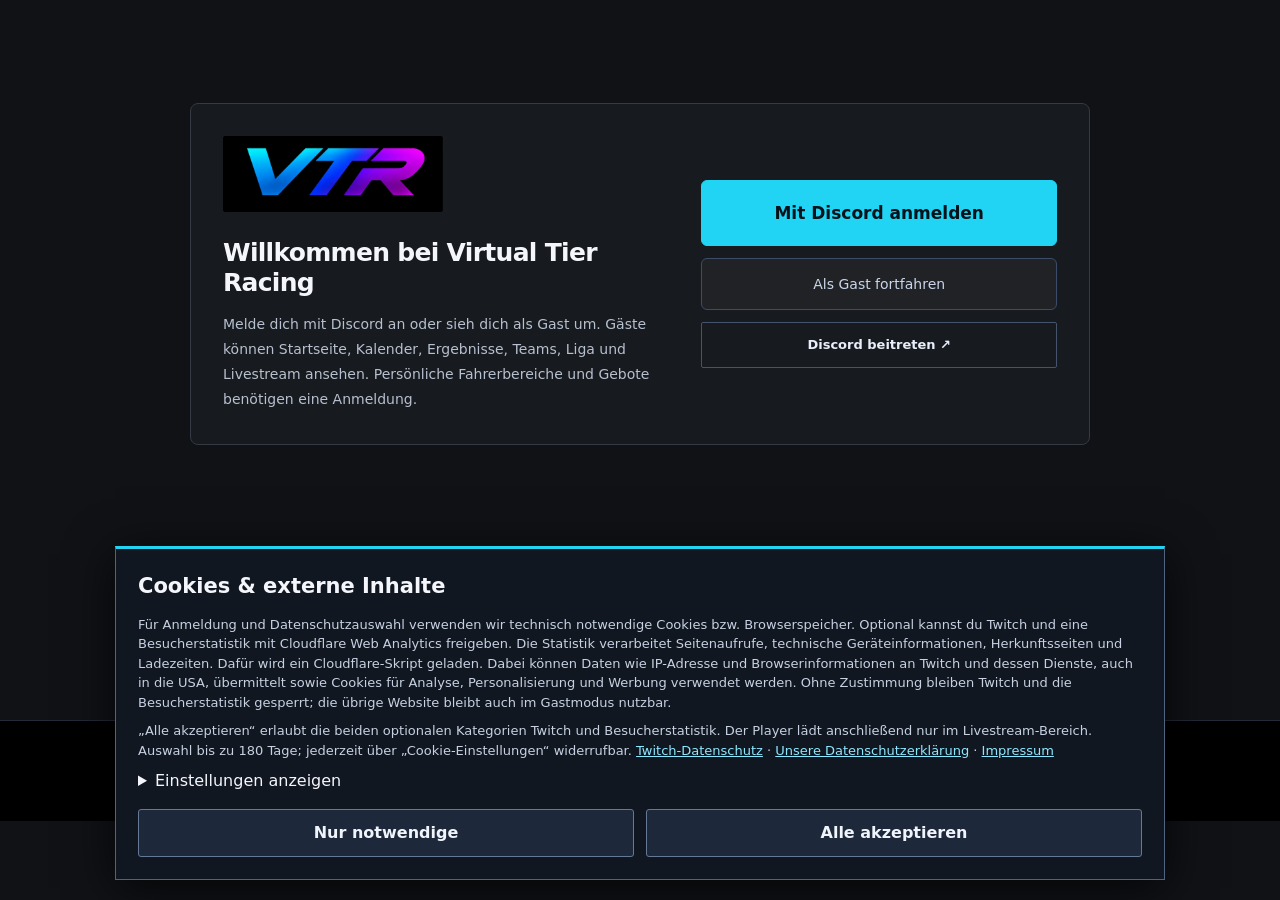
<file: index.html>
<!doctype html>
<html lang="de">
<head>
<meta charset="utf-8">
<meta name="viewport" content="width=device-width, initial-scale=1">
<meta name="theme-color" content="#07090d">
<title>Virtual Tier Racing | Tier 1</title>
<meta name="description" content="Virtual Tier Racing: Rennkalender, Ergebnisse, Teams und Wertungen der Tier 1. Der Fahrerbereich ist über Discord erreichbar.">
<style>
 
/* F1 Premium – Budgetanzeige */
#teams .card .stat {
  white-space: nowrap;
  font-size: clamp(16px, 1.8vw, 25px);
}

#teams .coin-unit {
  font-size: 0.55em;
  font-weight: 600;
  opacity: 0.75;
}

/* F1 Premium – kompakte Budgetanzeige */
#teams .card .stat {
  font-size: clamp(19px, 2vw, 26px);
  font-weight: 850;
  line-height: 1.4;
  letter-spacing: -0.5px;
  overflow-wrap: normal;
}

#teams .card {
  padding: 24px;
}

#teams .card h3 {
  margin-bottom: 18px;
}

#teams .card .muted {
  font-size: 13px;
  text-transform: uppercase;
  letter-spacing: 1px;
  margin-bottom: 10px;
}

 html {
  scroll-behavior: smooth;
  scroll-padding-top: 130px;
}

[id] {
  scroll-margin-top: 130px;
}
:root{color-scheme:dark;font-family:Inter,system-ui,-apple-system,Arial,sans-serif;--bg:#090b10;--surface:#151922;--surface2:#1b202a;--stroke:#303541;--text:#f7f8fb;--muted:#aab3c1;--red:#f33545}
*{box-sizing:border-box}html{scroll-behavior:smooth}body{margin:0;min-height:100vh;background:radial-gradient(ellipse at 90% 0%,#3b1521 0%,transparent 33%),var(--bg);color:var(--text)}button,input,select{font:inherit}button{border:0;border-radius:9px;background:var(--red);color:white;padding:12px 17px;font-weight:750;cursor:pointer;transition:filter .2s,transform .2s}button:hover:not(:disabled){filter:brightness(1.13);transform:translateY(-1px)}button:disabled{opacity:.45;cursor:not-allowed}.secondary{background:#303846}.outline{background:transparent;border:1px solid var(--stroke)}.hidden{display:none!important}.muted{color:var(--muted)}.red{color:var(--red)}
.sidebar{position:fixed;inset:0 auto 0 0;width:238px;background:#101319;border-right:1px solid #2a2f39;padding:29px 17px;display:flex;flex-direction:column;z-index:20}.brand{font-size:24px;font-weight:950;letter-spacing:.6px;padding:4px 10px 32px;white-space:nowrap}.brand span{color:var(--red)}.nav-label{font-size:10px;letter-spacing:2px;font-weight:800;color:#777f90;margin:10px 13px 14px}.nav-link{display:flex;align-items:center;gap:12px;text-decoration:none;color:#abb4c3;padding:13px 15px;border-radius:10px;font-weight:700;margin-bottom:6px;transition:background .2s,color .2s}.nav-link:hover{background:#252b35;color:white}.nav-link.active{background:#431b27;color:#fff;border-left:3px solid var(--red)}.nav-icon{font-size:18px;width:24px;text-align:center}.side-bottom{margin-top:auto;padding:18px 12px 0;border-top:1px solid var(--stroke);color:#7f8897;font-size:12px;line-height:1.6}
.page{margin-left:238px;min-width:0}.topbar{height:86px;border-bottom:1px solid #292e38;background:#11141bbd;backdrop-filter:blur(12px);display:flex;justify-content:space-between;align-items:center;padding:0 34px;gap:15px;position:sticky;top:0;z-index:10}.top-heading{font-weight:850;font-size:20px}.top-sub{font-size:12px;color:var(--muted);margin-top:4px}.account-actions{display:flex;align-items:center;gap:12px}
main{max-width:1450px;margin:auto;padding:30px 34px 65px}.hero{position:relative;overflow:hidden;border:1px solid #65303b;border-radius:18px;min-height:270px;display:flex;align-items:center;padding:40px 42px;margin-bottom:24px;background:linear-gradient(100deg,#1a1019 0%,#26141d 43%,#0d1017 100%)}.hero:before{content:'';position:absolute;inset:0;background:repeating-linear-gradient(115deg,transparent 0 28px,#ffffff05 29px 30px);opacity:.55;pointer-events:none}.hero:after{content:'01';position:absolute;right:45px;bottom:-65px;font-size:290px;font-style:italic;font-weight:950;letter-spacing:-20px;color:#ffffff0a;pointer-events:none}.hero-content{position:relative;z-index:1;max-width:680px}.eyebrow{color:#ff7c8c;text-transform:uppercase;letter-spacing:2.5px;font-size:11px;font-weight:900}.hero h1{font-size:clamp(30px,4.4vw,58px);font-style:italic;letter-spacing:-1.8px;line-height:1.06;margin:14px 0}.hero h1 em{color:var(--red);font-style:inherit}.hero p{color:#c0c5d0;max-width:530px;line-height:1.65;margin:0 0 18px}
.grid{display:grid;grid-template-columns:repeat(auto-fit,minmax(min(100%,270px),1fr));gap:18px}.summary-grid{grid-template-columns:repeat(2,minmax(0,1fr))}.card{background:linear-gradient(145deg,#191d26,#12161e);border:1px solid var(--stroke);border-radius:15px;padding:23px;min-width:0;box-shadow:0 12px 30px #0002}.card h3{margin:0 0 17px;font-size:20px}.stat{font-size:clamp(22px,3vw,33px);font-weight:900;overflow-wrap:anywhere;margin-top:9px;letter-spacing:-.5px}.metric-label{font-size:11px;letter-spacing:1.6px;font-weight:850;color:#919cab}.section{display:flex;align-items:center;gap:12px;margin:33px 0 17px;font-size:22px;letter-spacing:-.4px}.section:before{content:'';display:block;width:5px;height:24px;background:var(--red);border-radius:5px}#notice{min-height:24px;color:#ffb8c0;margin:0 0 14px}.auction-card{grid-column:1/-1;border-color:#66313c;background:linear-gradient(110deg,#251720,#151a23 75%);position:relative;overflow:hidden}.auction-card:after{content:'LIVE';position:absolute;right:28px;top:25px;font-size:45px;font-weight:950;font-style:italic;color:#ffffff07;pointer-events:none}.auction-card h3{font-size:clamp(24px,3.4vw,38px);font-style:italic;margin-top:19px}.auction-card #auctionTimer{font-variant-numeric:tabular-nums;margin:13px 0 17px;font-size:clamp(38px,5vw,60px);letter-spacing:1px}.auction-card #bidButton{width:100%;max-width:510px;padding:16px;font-size:15px}.bid-controls{display:flex;align-items:center;gap:13px;margin:22px 0;flex-wrap:wrap}.bid-controls button{font-size:25px;min-width:56px}.bid-controls strong{font-size:23px;min-width:190px;text-align:center}.divider{border:0;border-top:1px solid var(--stroke);margin:19px 0}input,select{display:block;width:100%;background:#0d1119;border:1px solid #444b59;border-radius:9px;color:white;padding:12px;margin:7px 0 16px}input:focus,select:focus{outline:2px solid #ff3c5160;border-color:var(--red)}label{font-size:14px;color:#d2d7df;font-weight:650}ul{padding-left:21px}li{margin:9px 0}footer{color:#7e8795;text-align:center;padding:23px;font-size:12px}#guest{max-width:700px}.tiny-rule{height:3px;width:38px;background:var(--red);border-radius:5px;margin-bottom:15px}
@media(max-width:1000px){.sidebar{width:76px;padding:25px 10px}.sidebar .brand{font-size:0;padding:8px 0 26px;text-align:center}.sidebar .brand:before{content:'F1';font-size:22px;color:var(--red)}.nav-label,.nav-text,.side-bottom{display:none}.nav-link{justify-content:center;padding:13px 8px}.nav-icon{width:auto}.page{margin-left:76px}.topbar{padding:0 22px}main{padding:23px 22px 50px}}
@media(max-width:640px){.sidebar{position:static;width:auto;height:auto;padding:10px 12px;flex-direction:row;align-items:center;overflow-x:auto;gap:5px}.sidebar .brand{font-size:17px;padding:0 10px 0 0}.sidebar .brand:before{display:none}.nav-link{padding:9px 12px;margin:0;white-space:nowrap}.nav-text{display:inline;font-size:12px}.nav-icon{font-size:15px}.page{margin:0}.topbar{height:auto;min-height:74px;padding:12px 15px;flex-wrap:wrap}.top-heading{font-size:17px}.top-sub{font-size:11px}.account-actions button{padding:10px;font-size:12px}main{padding:16px 13px 45px}.hero{min-height:245px;padding:25px 21px}.hero:after{font-size:170px;bottom:-34px;right:15px}.hero h1{letter-spacing:-.7px}.summary-grid{grid-template-columns:1fr}.card{padding:19px}.section{font-size:20px}.bid-controls strong{min-width:145px;font-size:18px}}
@media(prefers-reduced-motion:reduce){html{scroll-behavior:auto}button,.nav-link{transition:none}}

/* F1 Premium – Teamkarten */
#teams .card {
  position: relative;
  overflow: hidden;
  border-top: 4px solid var(--team-color, #ff3c51);
  background: linear-gradient(
    145deg,
    var(--team-glow, #20232d),
    #11151e 75%
  );
  transition: transform .2s, box-shadow .2s;
}

#teams .card:hover {
  transform: translateY(-4px);
  box-shadow: 0 12px 30px #0006;
}

#teams .card h3 {
  font-size: 23px;
  margin-bottom: 22px;
}

#teams .card .stat {
  font-size: clamp(20px, 2.2vw, 28px);
  overflow-wrap: anywhere;
  line-height: 1.3;
  color: var(--team-color, #ff3c51);
}


/* Ruhige Oberflächen und klare Bedienelemente */
:root{--bg:#101113;--surface:#181a1e;--stroke:#2c2e34;--muted:#a5a7af;--red:#ed3547}
body{background:var(--bg)}
button{min-height:44px;border:1px solid transparent;border-radius:7px;padding:11px 18px;font-weight:600;letter-spacing:0;transition:background .18s,border-color .18s}
button:hover:not(:disabled){transform:none;filter:none;background:#cf293a}
button:focus-visible,a:focus-visible{outline:2px solid #f6a2ac;outline-offset:4px}
button.secondary,button.outline{background:#202226;border:1px solid #3a3d44}
button.secondary:hover:not(:disabled),button.outline:hover:not(:disabled){background:#2b2e34}
.sidebar{background:#141518;border-color:var(--stroke)}
.brand{font-size:22px;font-weight:800;letter-spacing:-.8px}
.nav-label{font-size:11px;letter-spacing:.8px;text-transform:uppercase}
.nav-link{border-radius:6px;font-weight:500}
.nav-link.active{background:#24262b;border-left-color:var(--red)}
.nav-link:hover{background:#202226}
.topbar{background:#101113f2;backdrop-filter:blur(16px);border-color:var(--stroke)}
.top-heading{font-size:18px;font-weight:650;letter-spacing:-.4px}
.hero{background:#17191d;border:1px solid var(--stroke);border-radius:12px;min-height:280px;padding:38px 40px}
.hero:before{inset:32px auto 32px 0;width:3px;background:var(--red);opacity:1}
.hero:after{display:none}
.eyebrow{color:var(--muted);font-size:12px;font-weight:500;letter-spacing:.3px;text-transform:none}
.hero h1{font-size:clamp(30px,4vw,52px);font-style:normal;font-weight:650;letter-spacing:-1.8px;line-height:1.15;margin:18px 0}
.hero h1 em{color:#f5f5f7;font-weight:400}
.hero p{color:var(--muted);font-size:15px;line-height:1.7;margin:0;max-width:490px}
.card{background:#181a1e;border-color:var(--stroke);border-radius:10px;box-shadow:none}
.card h3{font-weight:650}
.stat{font-weight:650;font-variant-numeric:tabular-nums}
.metric-label{font-weight:600;letter-spacing:.7px}
.section{font-size:20px;font-weight:600;margin-top:32px}
.section:before{width:3px;height:18px;border-radius:1px}
#guest{max-width:none;padding:28px 32px}
#guest h2{margin:0 0 10px;font-size:22px;font-weight:600;letter-spacing:-.5px}
#guest p{max-width:570px;line-height:1.7;margin:0 0 22px}
#guest .tiny-rule{display:none}
#notice:empty{display:none}
.auction-card{background:#1c191c;border-color:#513039}
.auction-card:after{display:none}
.auction-card h3{font-style:normal}
input,select{border-radius:6px;background:#121316;border-color:#3a3d44;min-height:44px}
#teams .card{background:#181a1e;border-top-width:3px;transition:border-color .18s}
#teams .card:hover{transform:none;box-shadow:none}
#teams .card h3{font-size:21px;font-weight:600}
#teams .card .stat{font-weight:650}
footer{font-size:12px;color:#9699a2}
@media(max-width:640px){
.sidebar{gap:2px;flex-wrap:wrap;overflow-x:visible}
.sidebar .brand{width:100%;padding:4px 8px 10px;font-size:19px}
.nav-link{flex:1;min-height:44px;gap:6px;padding:9px 7px}
.nav-icon{display:none}
.nav-text{font-size:12px}
.hero{min-height:250px;padding:28px 23px}
.hero h1{letter-spacing:-1px}
#guest{padding:24px}
}
@media(prefers-reduced-motion:reduce){#teams .card,button{transition:none}}


/* Teamprofile – Editorial Motorsport */
#teams{gap:24px;grid-template-columns:repeat(auto-fit,minmax(min(100%,310px),1fr));align-items:stretch}
#teams .team-profile{position:relative;isolation:isolate;display:flex;flex-direction:column;min-width:0;min-height:460px;padding:0;border:1px solid #34363b;border-radius:0;background:#17191c;box-shadow:none;overflow:hidden;transition:border-color 180ms}
#teams .team-profile:before{content:"";position:absolute;top:0;left:0;right:0;height:4px;background:var(--team-color);pointer-events:none}
#teams .team-profile:after{display:none}
#teams .team-profile:hover{transform:none;border-color:var(--team-color);box-shadow:none}
.team-profile-header{padding:32px 26px 25px;min-height:210px;display:flex;flex-direction:column;justify-content:space-between;gap:26px;border-bottom:1px solid #34363b}
.team-wordmark{align-self:flex-start;position:relative;font-family:Arial,Helvetica,sans-serif;font-size:48px;font-weight:900;font-style:italic;letter-spacing:-3px;line-height:1;color:#f2f3f5;padding-right:20px}
.team-wordmark:after{content:"";position:absolute;right:0;top:4px;width:4px;height:36px;transform:skew(-18deg);background:var(--team-color)}
.team-kicker{margin:0 0 7px;color:#a5aab4;font-size:9px;font-weight:600;letter-spacing:2px}
#teams .team-profile h3{max-width:none;font-size:28px;line-height:1.1;font-weight:800;font-style:normal;text-transform:uppercase;letter-spacing:-1px;margin:0;overflow-wrap:anywhere}
.team-details{margin:0;padding:0 26px}
.team-owner{display:flex;align-items:baseline;justify-content:space-between;gap:16px;padding:18px 0;border-bottom:1px solid #34363b}
.team-details dt{font-size:11px;color:#acb1bb;line-height:1.5}
.team-owner dd{margin:0;font-size:13px;font-weight:500;text-align:right;overflow-wrap:anywhere;min-width:0}
.team-budget{padding:20px 0 24px}
#teams .team-profile .stat{margin:9px 0 0;display:flex;align-items:baseline;flex-wrap:wrap;gap:10px;color:#f3f4f6;font-size:clamp(26px,2.5vw,34px);font-weight:700;line-height:1.2;letter-spacing:-1px;white-space:normal;overflow-wrap:anywhere}
#teams .team-profile .coin-unit{font-size:10px;font-weight:500;letter-spacing:1px;text-transform:uppercase;color:#b2b7c0}
#teams .team-profile .team-squad{margin-top:auto;padding:19px 26px 24px;background:#121416;border-top:1px solid #34363b}
.team-squad-header{display:flex;justify-content:space-between;align-items:center;margin-bottom:14px}
.team-squad-header h4{margin:0;font-size:10px;letter-spacing:1.5px;text-transform:uppercase;font-weight:600;color:#c2c6cf}
.team-roster-count{font-size:11px;font-variant-numeric:tabular-nums;color:#acb1bb}
.team-roster{list-style:none;padding:0;margin:0}
#teams .team-driver{display:flex;align-items:center;gap:12px;margin:0;padding:10px 0;background:none;border:0;border-top:1px solid #292c31;font-size:14px;line-height:1.4}
#teams .team-driver:first-child{border-top:0;padding-top:0}
.driver-initials{display:flex;align-items:center;justify-content:center;flex-shrink:0;width:32px;height:32px;border:1px solid #3e424a;border-left:2px solid var(--team-color);font-size:10px;font-weight:650;letter-spacing:.4px;color:#e1e4ea}
.driver-name{min-width:0;overflow-wrap:anywhere}
.team-empty{margin:0;min-height:32px;font-size:13px;line-height:1.6;color:#a5aab4}
@media(max-width:640px){#teams{gap:20px}.team-profile-header{padding:28px 23px 23px}.team-details{padding:0 23px}#teams .team-profile .team-squad{padding:19px 23px 23px}}
@media(prefers-reduced-motion:reduce){#teams .team-profile{transition:none}}


/* Official team logos */
.team-logo-slot{display:flex;align-items:center;justify-content:flex-start;min-height:76px;width:100%;max-width:200px}
.team-logo{display:block;width:176px;height:72px;max-width:100%;object-fit:contain;object-position:left center}
.team-logo-fallback{font-size:22px;font-weight:800;line-height:1.1;text-transform:uppercase;overflow-wrap:anywhere}

/* Historien, Profile und Auktionsplanung */
.driver-link{border:0;background:none;color:inherit;padding:2px 0;min-height:44px;font:inherit;line-height:inherit;letter-spacing:inherit;text-align:left;text-decoration:underline;text-decoration-color:#626773;text-underline-offset:4px;overflow-wrap:anywhere;max-width:100%}
.driver-link:hover:not(:disabled){background:none;color:#ffb3bd}
.team-driver .driver-link{min-height:32px}
.bid-history{grid-column:1/-1;border-top:1px solid #34373e;padding:24px 30px;min-width:0}
.bid-history h4{margin:0 0 16px;font-size:17px}
.bid-history-list,.transfer-list,.queue-list{list-style:none;margin:0;padding:0}
.bid-history-list{max-height:280px;overflow:auto;overscroll-behavior:contain}
.bid-history-row{display:grid;grid-template-columns:minmax(0,1fr) minmax(0,1fr) auto;gap:12px;padding:14px 0;margin:0;border-bottom:1px solid var(--stroke);font-size:13px;overflow-wrap:anywhere}
.section-toolbar{display:flex;align-items:center;justify-content:space-between;gap:16px;margin:28px 0 16px}
.section-toolbar .section{margin:0}
.transfer-row{display:grid;grid-template-columns:minmax(0,1.2fr) minmax(0,1fr) minmax(0,1fr) auto;align-items:center;gap:16px;margin:0;padding:15px 0;border-bottom:1px solid var(--stroke);font-size:14px;overflow-wrap:anywhere}
.transfer-row:last-child{border-bottom:0}
.transfer-row time,.bid-history-row time{font-size:11px}
#driverDialog{width:min(760px,calc(100% - 28px));max-width:none;max-height:calc(100dvh - 28px);padding:28px;background:#17191d;color:var(--text);border:1px solid var(--stroke);border-top:3px solid var(--red);border-radius:6px;overscroll-behavior:contain}
#driverDialog::backdrop{background:#000c}
body:has(#driverDialog[open]){overflow:hidden}
#driverDialog h2{font-size:28px;overflow-wrap:anywhere;min-width:0}
#driverDialog .transfer-row{grid-template-columns:minmax(0,1fr) minmax(0,1fr)}
#queueSection{margin-top:28px}
#planAuction{max-width:650px}
.queue-row{display:flex;align-items:center;flex-wrap:wrap;gap:16px;padding:18px 0;margin:0;border-bottom:1px solid var(--stroke)}
.queue-row strong{flex:1;min-width:120px}
.outbid-alert{position:sticky;top:90px;z-index:12;margin:0 0 20px;padding:18px;background:#382126;color:#fff1f3;border-left:3px solid var(--red);line-height:1.5}
.auction-leader{font-weight:600}
@media(max-width:760px){.bid-history{padding:23px}.bid-history-row{grid-template-columns:minmax(0,1fr) minmax(0,1fr)}.bid-history-row time{grid-column:1/-1}.transfer-row{grid-template-columns:minmax(0,1fr) minmax(0,1fr)}.section-toolbar{align-items:flex-start;flex-wrap:wrap}#driverDialog{padding:20px}}
/* Rennergebnisse und Meisterschaft */
.sr-only{position:absolute;width:1px;height:1px;padding:0;margin:-1px;overflow:hidden;clip:rect(0,0,0,0);white-space:nowrap;border:0}
#results-section{margin-top:36px}
.race-filter{display:flex;align-items:end;gap:12px;margin-bottom:22px;flex-wrap:wrap}
.race-filter label{flex:1;max-width:360px;min-width:180px}
.race-filter input{margin-bottom:0}
.race-list-row{display:flex;align-items:center;justify-content:space-between;gap:20px;padding:22px 0;border-bottom:1px solid var(--stroke)}
.race-list-row:first-child{padding-top:0}.race-list-row:last-child{border:0;padding-bottom:0}
.race-list-row h3{margin:0;font-size:20px;overflow-wrap:anywhere}.race-list-row p{font-size:12px;margin:0 0 8px;line-height:1.5}
.race-list-row>div{min-width:0}.race-list-row button{flex-shrink:0}
.standings-grid{display:grid;grid-template-columns:repeat(2,minmax(0,1fr));gap:22px;margin-top:24px}
.standings-grid .card{padding:24px}.standings-grid h3{font-size:20px}
.race-table-wrap{max-width:100%;overflow:auto;overscroll-behavior:contain;border:1px solid var(--stroke);border-radius:3px}
.race-table{border-collapse:collapse;width:100%;font-size:13px;text-align:left;font-variant-numeric:tabular-nums}
.race-table th{padding:13px 14px;font-size:10px;text-transform:uppercase;letter-spacing:.7px;color:#b7bdc7;background:#111316;font-weight:600;white-space:nowrap}
.race-table td{padding:14px;border-top:1px solid var(--stroke);overflow-wrap:anywhere}
#raceCreateSection{margin-top:28px}#createRace{max-width:650px}
#raceDialog{width:min(1120px,calc(100% - 28px));max-width:none;max-height:calc(100dvh - 28px);padding:28px;color:var(--text);background:#17191d;border:1px solid var(--stroke);border-top:3px solid var(--red);border-radius:6px;overscroll-behavior:contain}
#raceDialog::backdrop{background:#000c}body:has(#raceDialog[open]){overflow:hidden}
#raceDialogTitle{overflow-wrap:anywhere;min-width:0;font-size:27px}
#raceEditorNotice{line-height:1.6;color:#ffc3cb}#raceEditorNotice:empty{display:none}
.race-editor-meta{display:grid;grid-template-columns:2fr 1fr 1fr;gap:16px}
.race-editor-table .race-table{min-width:850px}.race-editor-table td{padding:12px 8px}
.race-editor-table input,.race-editor-table select{margin:0;font-size:13px;padding:10px;min-height:44px}
.race-editor-table .race-driver{min-width:170px}.race-editor-table .race-team{min-width:140px}.race-editor-table .race-position{width:72px}
.race-editor-actions{display:flex;justify-content:flex-end;gap:12px;flex-wrap:wrap;margin-top:24px}
#addRaceResult{margin-top:16px}.race-editor>p{line-height:1.7;font-size:13px}
#closeRaceDialog{white-space:nowrap}
@media(max-width:1000px){.standings-grid{grid-template-columns:minmax(0,1fr)}}
@media(max-width:640px){#raceDialog{padding:18px}.race-editor-meta{grid-template-columns:minmax(0,1fr);gap:0}.race-list-row{align-items:flex-start;flex-direction:column;gap:14px}.race-editor-actions{flex-direction:column}.standings-grid .card{padding:18px}#raceDialogTitle{font-size:22px}.race-table td,.race-table th{padding:12px 10px}}


[hidden]{display:none!important}
[data-page-view] > .section:first-child,#results-section{margin-top:0}

@media(min-width:641px) and (max-width:1000px){
.sidebar{width:190px;padding:25px 12px}.page{margin-left:190px}
.sidebar .brand{font-size:19px;padding:8px 7px 26px;text-align:left}.sidebar .brand:before{display:none}
.nav-text{display:inline;font-size:12px}.nav-link{justify-content:flex-start;gap:9px;padding:13px 10px}.nav-icon{width:20px;font-size:16px}
}
/* Eigene Auktionsansicht */
#auctionPage{max-width:1180px;margin:0 auto}
.auction-page-header{margin:0 0 26px}.auction-page-header h2{font-size:30px;letter-spacing:-1px;margin:0 0 10px;font-weight:650}.auction-page-header p{margin:0;line-height:1.6;font-size:14px}
#auctionNotice{color:#ffc3cb;line-height:1.6;margin:0 0 20px}#auctionNotice:empty{display:none}
#auctionPage #auctions{display:block}
#auctionPage .auction-card{display:grid;grid-template-columns:minmax(0,1.1fr) minmax(0,1fr);padding:0;border:1px solid #34373e;border-radius:10px;background:#191c21;overflow:hidden}
.auction-overview{padding:32px;min-width:0}.auction-bidding{min-width:0;padding:32px;background:#121417;border-left:1px solid #34373e}
.auction-live-label{font-size:10px;font-weight:650;letter-spacing:1.5px;color:#adb4c0}
#auctionPage .auction-card h3{margin:18px 0;font-size:clamp(30px,3.8vw,48px);font-weight:700;font-style:normal;letter-spacing:-1.3px;line-height:1.1;overflow-wrap:anywhere}
#auctionPage h3 .driver-link{text-decoration:none;min-height:0}#auctionPage h3 .driver-link:hover{text-decoration:underline;text-decoration-thickness:1px}
.auction-starting-price{font-size:13px;color:#aab3c1}
.auction-highest{margin:30px 0 24px;padding-top:24px;border-top:1px solid #34373e;display:flex;flex-direction:column;gap:10px}
.auction-highest span{font-size:10px;font-weight:600;letter-spacing:1.2px;text-transform:uppercase;color:#aab3c1}
.auction-highest strong{font-size:clamp(24px,2.8vw,34px);font-weight:650;letter-spacing:-1px;font-variant-numeric:tabular-nums;overflow-wrap:anywhere}
.auction-clock{border-top:1px solid #34373e;padding-top:24px;margin-top:24px}.auction-clock-label{font-size:11px;color:#adb4c0}
#auctionPage #auctionTimer{font-size:clamp(36px,4.5vw,58px);font-weight:600;letter-spacing:-1.5px;margin:8px 0;line-height:1.15;overflow-wrap:anywhere;font-variant-numeric:tabular-nums}
#auctionPage #auctionTimer.is-expired{font-size:24px;letter-spacing:-.5px}
.auction-rule{font-size:12px;line-height:1.6;color:#aab3c1;margin:18px 0 0}
.auction-leader{font-size:13px;font-weight:500;color:#c9ced8}
.auction-bidding>h4{font-size:22px;letter-spacing:-.5px;font-weight:600;margin:0 0 10px}.auction-budget{font-size:13px;line-height:1.7;color:#aab3c1;margin:0 0 28px}
.bid-amount-label{font-size:11px;color:#b2b9c5;margin:0 0 12px}
#auctionPage .bid-controls{display:grid;grid-template-columns:48px minmax(0,1fr) 48px;align-items:stretch;gap:8px;margin:0;padding:14px 10px;background:#1c1f25;border:1px solid #3b404b;border-radius:8px}
#auctionPage .bid-controls button{min-width:44px;min-height:52px;padding:0;font-size:25px;font-weight:400;background:#292e37;border:1px solid #414958;border-radius:5px}
#auctionPage .bid-controls button:hover:not(:disabled){background:#373e49}
#auctionPage .bid-controls strong{display:flex;flex-direction:column;justify-content:center;align-items:center;gap:3px;min-width:0;font-size:clamp(19px,2.1vw,29px);letter-spacing:-.8px;font-weight:650;font-variant-numeric:tabular-nums;line-height:1.2;overflow-wrap:anywhere}
#auctionPage .bid-controls strong span{font-size:10px;font-weight:500;letter-spacing:1.5px;text-transform:uppercase;color:#b0b8c5}
.bid-shortcuts{display:flex;gap:8px;flex-wrap:wrap;margin:12px 0 22px}.bid-shortcuts button{flex:1;min-height:40px;font-size:11px;padding:8px 12px;color:#d6dce6;background:transparent;border:1px solid #3b404b;border-radius:5px}.bid-shortcuts button:hover:not(:disabled){background:#242831}
.bid-budget-preview{font-size:12px;line-height:1.7;color:#b3bbc9;margin:0 0 20px;font-variant-numeric:tabular-nums}
#auctionPage #bidButton{max-width:none;width:100%;min-height:54px;border-radius:6px;font-size:14px;font-weight:650;padding:15px;white-space:normal}
.bid-step-note{font-size:10px;color:#929caa;line-height:1.7;margin:16px 0 0}.bid-warning{color:#ffc3cb;font-size:13px;line-height:1.6;margin:12px 0 0}.bid-warning:empty{display:none}
.bid-leading{margin-top:32px;border-top:2px solid #66cda4;padding-top:22px}.bid-leading h4{font-size:19px;font-weight:600;margin:0 0 12px}.bid-leading strong{font-size:26px;font-weight:650}.bid-leading p{font-size:13px;color:#acb9c5;line-height:1.7}
#auctionPage .bid-history{background:#15181c}#auctionPage .bid-history h4{font-weight:600;font-size:16px}
#auctionPage .bid-history-list{max-height:320px}.auction-empty h3{font-size:24px}.auction-empty .driver-link{font-size:14px}
@media(max-width:1100px){#auctionPage .auction-card{grid-template-columns:minmax(0,1fr)}.auction-bidding{border-left:0;border-top:1px solid #34373e}#auctionPage .bid-controls strong{font-size:30px}}
@media(max-width:640px){.auction-overview,.auction-bidding{padding:24px 20px}.auction-page-header h2{font-size:26px}#auctionPage .bid-controls{grid-template-columns:44px minmax(0,1fr) 44px;padding:12px 8px;gap:6px}#auctionPage .bid-controls strong{font-size:24px}#auctionPage .bid-history{padding:24px 20px}.bid-shortcuts button{font-size:11px}}

body:has(#auctionPage:not([hidden])) #notice,body:has(#auctionPage:not([hidden])) #outbidAlert{display:none}
/* Öffentliches Liga-Dashboard */
.hero.dashboard-hero{min-height:0;padding:0;margin:0 0 25px;background:none;border:0;border-radius:0}
.hero.dashboard-hero:before,.hero.dashboard-hero:after{display:none}
.hero.dashboard-hero h1{font-size:clamp(28px,3.4vw,42px);font-style:normal;margin:9px 0 12px;font-weight:650;letter-spacing:-1px}
.hero.dashboard-hero p{margin:0;color:#aab3c1;font-size:14px}
#guest.guest-access-note{max-width:none;border:1px solid #30343c;border-left:3px solid var(--red);padding:15px 20px;margin:0 0 24px;background:#16191e;border-radius:4px}
#guest.guest-access-note p{margin:0;max-width:none;font-size:13px;line-height:1.7;color:#b9c0cd}
.summary-grid[data-auth-only]{margin-bottom:26px}
#publicDashboard .standings-grid{margin-top:20px;margin-bottom:26px}
.dashboard-heading{display:flex;justify-content:space-between;align-items:center;gap:16px;margin-bottom:20px}
.dashboard-heading h2{font-size:22px;font-weight:600;letter-spacing:-.4px;margin:0}
.dashboard-calendar>h2{font-size:22px;font-weight:600;letter-spacing:-.4px;margin:0 0 12px}
.calendar-next{font-size:14px;line-height:1.6;color:#dce1eb;margin:0 0 20px}
.calendar-list{list-style:none;padding:0;margin:0}
.calendar-entry{display:flex;align-items:center;gap:20px;border-top:1px solid var(--stroke);padding:20px 0;margin:0}
.calendar-entry:first-child{border-top:0;padding-top:0}.calendar-entry:last-child{padding-bottom:0}
.calendar-date{display:flex;flex-direction:column;align-items:center;justify-content:center;gap:4px;width:58px;min-height:65px;flex-shrink:0;background:#101216;border:1px solid #343943;border-radius:4px;font-variant-numeric:tabular-nums}
.calendar-date strong{font-size:24px;line-height:1;font-weight:650}.calendar-date span{font-size:10px;text-transform:uppercase;letter-spacing:1px;color:#b2bbc9}
.calendar-entry-next .calendar-date{border-left:3px solid var(--red)}
.calendar-race{min-width:0;flex:1}.calendar-race h3{font-size:17px;font-weight:600;margin:0 0 6px;overflow-wrap:anywhere}.calendar-race p{font-size:12px;margin:0;line-height:1.5}
.calendar-status{font-size:11px;color:#aeb8c6;line-height:1.5;text-align:right}
#publicDashboard>.race-filter{padding-bottom:6px}
@media(max-width:640px){.calendar-entry{gap:14px;flex-wrap:wrap}.calendar-status{margin-left:72px;flex:0 0 calc(100% - 72px);margin-top:-6px;text-align:left}.calendar-race h3{font-size:15px}#guest.guest-access-note{padding:14px 16px}.calendar-date{width:54px}.dashboard-calendar.card{padding:20px}}

.calendar-checkbox{display:flex;align-items:flex-start;gap:10px;font-size:13px;line-height:1.6;margin:10px 0 20px}.calendar-checkbox input{display:inline;width:18px;min-height:18px;margin:2px 0 0;flex-shrink:0}
#publicDashboard .standings-grid h2{font-size:20px;font-weight:600;margin:0 0 18px}
/* Zentrale Anmeldung mit Gastzugang */
#guest.guest-login-panel{max-width:none;padding:0;margin:0 0 30px;border:1px solid #343943;border-radius:8px;background:#171a1f}
.login-choice{display:grid;grid-template-columns:minmax(0,1fr) minmax(250px,.8fr);gap:34px;align-items:center;padding:32px}
#guest .login-choice h2{font-size:25px;font-weight:600;letter-spacing:-.7px;line-height:1.2;margin:0 0 14px}
#guest.guest-login-panel .login-choice p{max-width:510px;margin:0;font-size:14px;line-height:1.8;color:#b7c0ce}
.login-choice-actions{display:flex;flex-direction:column;gap:12px}
#login{display:flex;align-items:center;justify-content:center;gap:15px;width:100%;min-height:66px;padding:18px 24px;font-size:17px;font-weight:650;border-radius:6px}
#guestContinue{width:100%;min-height:52px;padding:14px 20px;font-size:14px;font-weight:500;border-radius:6px;color:#d9dfe9;border-color:#454d59}
.guest-session{display:flex;align-items:center;justify-content:space-between;gap:22px;padding:22px 28px}
#guest .guest-session h2{margin:0 0 7px;font-size:19px;font-weight:600}
#guest.guest-login-panel .guest-session p{max-width:none;margin:0;color:#aeb9c9;font-size:13px;line-height:1.7}
#returnToLogin{white-space:nowrap;font-size:13px;min-height:44px}
@media(max-width:900px){.login-choice{grid-template-columns:minmax(0,1fr);gap:24px;padding:28px}.guest-session{align-items:flex-start;flex-direction:column;gap:16px}}
@media(max-width:640px){.login-choice{padding:24px;gap:22px}#guest .login-choice h2{font-size:23px}#login{font-size:16px;min-height:64px}.guest-session{padding:22px}.guest-session #returnToLogin{width:100%}}

/* Einstieg und lesender Gastzugang */
body.landing-mode{background:#101216}
.landing-mode .sidebar,.landing-mode .topbar,.landing-mode footer{display:none}
.landing-mode .page{margin-left:0}.landing-mode main{min-height:100svh;display:flex;flex-direction:column;justify-content:center;max-width:1050px;padding:36px 28px}
.entry-screen{width:100%;max-width:900px;margin:0 auto}.entry-brand{font-size:27px;font-weight:850;letter-spacing:-1px;margin-bottom:28px}.entry-brand span{color:var(--red)}
#entryScreen #guest{margin-bottom:0}.landing-mode #notice:empty{display:none}
.guest-viewer-bar{display:flex;align-items:center;justify-content:space-between;gap:20px;padding:14px 18px;margin:0 0 24px;background:#171b21;border:1px solid #343b47;border-radius:5px}
.guest-viewer-bar h2{font-size:14px;font-weight:600;margin:0 0 4px}.guest-viewer-bar p{font-size:12px;color:#aab5c5;margin:0;line-height:1.6}
#statistics-section>p{line-height:1.7}.driver-stat-grid{display:grid;grid-template-columns:repeat(3,minmax(0,1fr));gap:12px;margin:20px 0 24px}
.driver-stat{padding:18px;background:#11151b;border:1px solid #323a46;border-radius:5px;min-width:0}
.driver-stat dt{font-size:10px;line-height:1.5;letter-spacing:.4px;color:#aeb9ca}.driver-stat dd{margin:10px 0 0;font-size:27px;font-weight:650;line-height:1.1;font-variant-numeric:tabular-nums}
.driver-statistics{margin:24px 0}.driver-statistics>p{font-size:12px;line-height:1.8}.driver-statistics h3{font-size:19px}
#statisticsList .race-table{min-width:680px}#ownStatistics{margin-bottom:24px}#ownStatistics h3{margin-bottom:0}
#driverLinkHint{font-size:13px;line-height:1.7}.stats-profile-tools{margin:12px 0}
@media(max-width:640px){.landing-mode main{padding:28px 16px}.entry-brand{font-size:24px;margin-bottom:20px}.guest-viewer-bar{align-items:flex-start;gap:14px;flex-direction:column}.guest-viewer-bar #returnToLogin{width:100%}.driver-stat-grid{grid-template-columns:repeat(2,minmax(0,1fr));gap:10px}.driver-stat{padding:15px}.driver-stat dd{font-size:25px}}

.auction-window-header{display:flex;align-items:center;justify-content:space-between;gap:20px;margin-bottom:22px}

/* Virtual Tier Racing public league portal */
:root{--red:#ff482d;--bg:#0d0f12;--stroke:#2b2f34;--muted:#a4a9b0}
body{background:#0d0f12;color:#f6f5f1}.sidebar{position:sticky;top:0;width:100%;padding:19px 4%;flex-direction:row;align-items:center;gap:35px;background:#111316;border:0;border-bottom:1px solid var(--stroke);height:auto;z-index:30;box-sizing:border-box}.sidebar .brand{padding:0;display:flex;gap:14px;align-items:center;font-size:35px;font-style:italic;letter-spacing:-2px;color:#f5f5f0;text-decoration:none;white-space:nowrap}.sidebar .brand:before{display:none}.brand span{font-size:10px;font-style:normal;line-height:1.6;letter-spacing:1.1px;color:#deded9}.brand small{display:block;color:var(--red);letter-spacing:2px;font-size:9px}.sidebar nav{display:flex;gap:5px;align-items:center;flex-wrap:wrap;margin-left:auto}.nav-link{padding:10px 9px;border-radius:0;font-size:12px;font-weight:500;margin:0;white-space:nowrap}.nav-link.active{border:0;border-bottom:2px solid var(--red);background:none;color:white}.nav-link:hover{background:#24272b}.menu-toggle{display:none}.page{margin:0}.topbar{max-width:1320px;margin:auto;height:62px;padding:0 30px;background:transparent;border:0}.top-heading{font-size:12px;font-weight:500;letter-spacing:1px;text-transform:uppercase;color:#a4a9b0}.top-sub{display:none}main{max-width:1320px;margin:auto;padding:0 30px 70px}.hero.dashboard-hero{min-height:480px;padding:45px 42px;display:grid;grid-template-columns:1.5fr 1fr;gap:44px;align-items:center;background:#191c20;border:1px solid #34383e;border-radius:0;position:relative;overflow:hidden}.hero:after{content:'';width:500px;height:650px;right:-130px;bottom:-230px;background:repeating-linear-gradient(125deg,transparent 0 45px,#ffffff04 46px 48px);transform:rotate(5deg);font-size:0}.hero h1{font-size:clamp(45px,6.8vw,90px);line-height:.97;letter-spacing:-4px;font-weight:900;margin:22px 0}.hero h1 em{font-style:italic;color:var(--red)}.hero-content{position:relative;z-index:1}.hero p{font-size:16px;color:#b1b6bd;max-width:440px}.eyebrow{font-size:10px;letter-spacing:2px;color:#b2b6bd;font-weight:600}.hero-actions{display:flex;gap:12px;flex-wrap:wrap;margin:28px 0}.portal-button{display:inline-flex;align-items:center;justify-content:center;text-decoration:none;background:var(--red);color:#101010;border:1px solid var(--red);padding:14px 19px;font-size:13px;font-weight:700;min-height:46px;box-sizing:border-box}.portal-button.outline{background:transparent;color:#eee;border-color:#62666c}.portal-button:hover{filter:brightness(1.15)}.race-preview{position:relative;z-index:1;border-top:3px solid var(--red);padding:28px 0 0;max-width:350px}.race-preview h2{font-size:32px;line-height:1.15;letter-spacing:-1px;margin:25px 0 12px}.season-label{border-top:1px solid #3c4148;margin-top:35px;padding-top:20px;font-size:10px;color:#a4a9b0;letter-spacing:1px}.season-label strong{display:block;color:#eee;font-size:18px;letter-spacing:0;margin-top:8px;font-weight:500}.portal-section{margin:35px 0}.portal-section h1{font-size:clamp(30px,4vw,52px);letter-spacing:-1.5px;line-height:1.1}.portal-section .lead{font-size:18px;color:#aeb4bd}.portal-section h2{font-size:23px}.news-grid{display:grid;grid-template-columns:repeat(auto-fit,minmax(230px,1fr));gap:18px}.news-grid article{border-top:2px solid #777;padding:22px;background:#181b1f}.prose{margin-top:24px;line-height:1.75}.content-text{white-space:pre-wrap;overflow-wrap:anywhere}.card{background:#171a1e;border:1px solid var(--stroke);border-radius:3px;box-shadow:none}.section-toolbar{align-items:center}#publicDashboard{margin-top:40px}#publicDashboard .standings-grid{margin-top:12px}#publicDashboard .card h2{font-size:20px}.entry-screen{min-height:65vh;width:100%;padding:35px 0}.entry-brand{display:none}.guest-login-panel{max-width:570px;padding:36px;background:#191c20;border:1px solid #353a42}.login-choice h2{font-size:30px}.login-choice p{line-height:1.7}.guest-viewer-bar{display:none!important}footer{border-top:1px solid var(--stroke);padding:28px 5%;font-size:12px;color:#9298a1}button,input,select,textarea{border-radius:3px}textarea{width:100%;box-sizing:border-box;background:#111419;color:#eee;border:1px solid #414650;padding:12px;font:inherit}button:focus-visible,a:focus-visible{outline:2px solid #ff846f;outline-offset:4px}#contentList button{margin:5px 8px 10px 0}#leagueContentForm,#leagueSeasonForm{max-width:700px}#leagueContentForm{margin-top:22px}.hidden,[hidden]{display:none!important}
@media(max-width:1100px){.sidebar{gap:15px;flex-wrap:wrap}.sidebar nav{gap:0}.nav-link{font-size:11px;padding:9px 8px}}
@media(max-width:760px){.sidebar{padding:14px 20px;justify-content:space-between;gap:0}.sidebar .brand{font-size:30px;width:auto}.brand span{font-size:9px}.menu-toggle{display:block;padding:8px 12px}.sidebar nav{display:none;width:100%;margin:15px 0 0;gap:0}.sidebar.menu-open nav{display:flex}.nav-link{padding:12px;font-size:13px}.topbar{padding:0 20px;height:47px;min-height:47px}main{padding:0 20px 45px}.hero.dashboard-hero{padding:30px 23px;grid-template-columns:1fr;gap:14px}.hero h1{font-size:55px;letter-spacing:-3px}.hero p{font-size:15px}.race-preview{max-width:none;padding-top:20px;margin-top:8px}.race-preview h2{font-size:26px;margin:16px 0 10px}.season-label{margin-top:18px}.hero-actions{gap:10px}.portal-button{font-size:12px;padding:12px 14px}.guest-login-panel{padding:24px}.entry-screen{padding:15px 0}.standings-grid{grid-template-columns:1fr}.summary-grid{grid-template-columns:1fr}.portal-section{margin-top:24px}}
@media(prefers-reduced-motion:reduce){*{scroll-behavior:auto!important;animation:none!important;transition:none!important}}

.hero.dashboard-hero h1{font-size:clamp(48px,5.5vw,78px);font-weight:900;line-height:.97;letter-spacing:-3.5px;margin:22px 0}.hero.dashboard-hero h1 em{font-weight:900}.hero.dashboard-hero p{font-size:16px;line-height:1.6}.hero.dashboard-hero:after{display:block}.hero.dashboard-hero:before{display:none}
@media(max-width:1000px){.hero.dashboard-hero{grid-template-columns:1fr}.race-preview{max-width:none}.hero.dashboard-hero h1{font-size:66px}}
@media(max-width:760px){.hero.dashboard-hero h1{font-size:48px;letter-spacing:-2.5px}.hero.dashboard-hero h1 em{display:block}.hero.dashboard-hero p{font-size:15px}}
@media(max-width:360px){.hero.dashboard-hero h1{font-size:42px}}
.racing-number{display:inline-block;margin-right:8px;padding:3px 7px;border:1px solid #38445c;color:#a5efff;font-size:.8em;font-variant-numeric:tabular-nums;border-radius:3px}.number-guide{margin:24px 0;max-width:850px}.number-guide p{line-height:1.65}.number-guide code{font-size:1.05em;color:#a5efff}.profile-racing-number{font-size:21px;font-weight:650;color:#a5efff}
.twitch-frame{width:100%;background:#000;border:1px solid #303c55;overflow:hidden;margin:28px 0 18px}.twitch-frame iframe{display:block;width:100%;height:max(300px, min(65vw, 650px));aspect-ratio:16/9;border:0}.stream-page{max-width:1200px}.stream-page h1{margin-bottom:16px}
.twitch-consent{margin:28px 0;max-width:900px}.twitch-consent p{line-height:1.7;color:#c1cada}.twitch-consent a{color:#83e8fa;text-decoration:underline}.twitch-consent button{margin-top:10px}#twitchRevoke{margin-bottom:14px}
.landing-mode footer{display:flex}.landing-mode main{min-height:80svh}.landing-mode #notice{max-width:570px;margin:12px auto;width:100%}
.cookie-banner{position:fixed;left:20px;right:20px;bottom:20px;z-index:1000;max-width:1050px;margin:auto;background:#111721;border:1px solid #506380;border-top:3px solid #21d4f4;padding:22px;box-shadow:0 8px 45px #000b;max-height:85dvh;overflow:auto;line-height:1.5}.cookie-banner h2{font-size:21px;margin:0 0 12px}.cookie-banner p{font-size:13px;color:#c7d1e2;margin:9px 0}.cookie-banner a{color:#8de8ff}.cookie-actions{display:flex;gap:12px;flex-wrap:wrap;margin-top:16px}.cookie-actions button{min-width:155px;flex:1;background:#1d283a;color:#f0f4fb;border-color:#657896}.cookie-category{display:flex;align-items:center;gap:10px;margin:12px 0;line-height:1.5}.cookie-category input{width:18px;min-width:18px;margin:0}.cookie-status{position:absolute;width:1px;height:1px;overflow:hidden;clip-path:inset(50%)}footer{flex-wrap:wrap}#cookieSettings{font-size:12px;padding:8px 12px}@media(max-width:640px){.cookie-banner{left:10px;right:10px;bottom:10px;padding:17px}.cookie-actions{gap:8px}.cookie-actions button{min-width:0;font-size:12px;padding:12px 8px}}
</style>
<link rel="stylesheet" href="assets/vtr-brand.css?v=20261112-compact-bid-1">
<link rel="icon" type="image/jpeg" href="assets/vtr-logo.jpg">
</head>
<body class="landing-mode">
<aside class="sidebar" aria-label="Hauptnavigation">
<a class="brand" href="#start" aria-label="Virtual Tier Racing Startseite"><span class="brand-logo"><img src="assets/vtr-logo.jpg" alt="VTR" width="1280" height="1280"></span><span class="brand-name">VIRTUAL TIER RACING<small>TIER 1</small></span></a>
<button id="menuToggle" class="outline menu-toggle" aria-expanded="false" aria-controls="portalNav">Menü</button>
<nav id="portalNav">
<a class="nav-link" href="#start" data-view-link="start">Start</a>
<a class="nav-link" href="#kalender" data-view-link="kalender">Kalender</a>
<a class="nav-link" href="#rennergebnisse" data-view-link="rennergebnisse">Ergebnisse</a>
<a class="nav-link" href="#teams" data-view-link="teams">Teams</a>
<a class="nav-link" href="#livestream" data-view-link="livestream">Livestream</a>
<a class="nav-link" href="#liga" data-view-link="liga">Liga</a>
<a class="nav-link" href="#fahrerbereich" data-view-link="fahrerbereich">Fahrerbereich</a>
<a class="nav-link" href="#fahrerstatistiken" data-view-link="fahrerstatistiken" hidden>Statistiken</a>
<a class="nav-link" href="#auktionen" data-view-link="auktionen" hidden>Auktionen</a>
<a class="nav-link" href="#administration" data-view-link="administration" hidden>Verwaltung</a>
</nav></aside>
<div class="page">
<header class="topbar"><div><div class="top-heading">Fahrermarkt</div><div class="top-sub">Teams, Fahrer und Auktionen</div></div><div class="account-actions" id="accountActions" hidden><button id="logout" class="secondary hidden">Abmelden</button></div></header>
<main id="dashboard"><section id="entryScreen" class="entry-screen"><div class="entry-brand">VTR <span>TIER 1</span></div><section id="guest" class="guest-login-panel" aria-label="Discord-Anmeldung für Servermitglieder">
<div id="loginChoice" class="login-choice"><div><span class="login-logo"><img src="assets/vtr-logo.jpg" alt="Virtual Tier Racing" width="1280" height="1280"></span><h2>Willkommen bei Virtual Tier Racing</h2><p>Melde dich mit Discord an oder sieh dich als Gast um. Gäste können Startseite, Kalender, Ergebnisse, Teams, Liga und Livestream ansehen. Persönliche Fahrerbereiche und Gebote benötigen eine Anmeldung.</p></div><div class="login-choice-actions"><button id="login" type="button">Mit Discord anmelden</button><button id="guestContinue" class="outline" type="button">Als Gast fortfahren</button><a class="portal-button outline" href="https://discord.gg/gppfHs2ZGf" target="_blank" rel="noopener noreferrer">Discord beitreten ↗</a></div></div>
</section></section>
<section class="hero dashboard-hero" data-page-view="dashboard" hidden>
<div class="hero-content"><div class="eyebrow">VIRTUAL TIER RACING / TIER 1</div><h1>VIRTUAL<br>TIER <em>RACING.</em></h1><p>Eine Liga. Ein Grid. Alles im Blick.</p><div class="hero-actions"><a class="portal-button" href="#kalender">Zum Rennkalender</a><a class="portal-button outline" href="#fahrerbereich">Fahrerbereich</a><a class="portal-button outline" href="#livestream">Livestream ansehen</a><a class="portal-button outline" href="https://discord.gg/gppfHs2ZGf" target="_blank" rel="noopener noreferrer">Discord beitreten ↗</a></div></div>
<aside class="race-preview"><span class="eyebrow">TIER 1 · NÄCHSTES RENNEN</span><h2 id="heroRaceName">Renntermine folgen.</h2><p id="heroRaceDate">Der Kalender wird von der Ligaleitung veröffentlicht.</p><p id="heroRaceCountdown" class="next-race-countdown" hidden></p><a class="next-race-link" href="#kalender">Zum Rennkalender ↗</a><div class="season-label">SAISON <strong id="leagueSeasonLabel">Noch offen</strong></div></aside>
</section>
<section class="portal-section" data-page-view="league" hidden><div class="section-toolbar"><h2>Aus der Liga</h2><span class="muted">TIER 1</span></div><div id="leagueNews" class="news-grid"><p class="muted">Noch keine Neuigkeiten veröffentlicht.</p></div></section>
<section class="portal-section" data-page-view="league" hidden><p class="eyebrow">DIE LIGA</p><h1>Virtual Tier Racing</h1><p class="lead">Unser gemeinsamer Ort für die Tier 1.</p><div class="grid"><article class="card"><h2>Alles rund um die Rennen</h2><p>Kalender, Ergebnisse, Fahrerwertung und Teamwertung sind öffentlich einsehbar. Gewertet werden ausschließlich veröffentlichte Rennergebnisse.</p><p>Die Top 10 erhalten 25, 18, 15, 12, 10, 8, 6, 4, 2 und 1 Punkt. Es gibt keine Zusatzpunkte.</p></article><article class="card"><h2>Für Fahrer</h2><p>Mit deinem Discord-Konto erreichst du Statistiken und Fahrerprofile. Dein eigenes Profil wird angezeigt, sobald dein Discord-Konto einem Fahrer zugeordnet ist. Teamchefs können im Fahrermarkt bieten.</p><a href="#fahrerbereich" class="portal-button">Zum Fahrerbereich</a></article></div><article id="leagueRules" class="card prose"><h2>Regelwerk</h2><p class="muted">Das Regelwerk wurde noch nicht veröffentlicht.</p></article></section>
<section class="portal-section" data-page-view="driver" data-auth-only hidden><p class="eyebrow">DEIN PADDOCK</p><h1>Fahrerbereich</h1><p class="lead">Dein Team, deine Statistik und der Fahrermarkt.</p><aside class="card number-guide"><h2>Deine Startnummer</h2><p>Schreibe <code>!nummer 7</code> in den Discord-Kanal für Startnummern. Du kannst deine Nummer jederzeit ändern. Erlaubt sind freie Nummern von 1 bis 99. Die Startnummern der echten F1-Fahrer sind gesperrt; die bisherige Nummer wird nach einer erfolgreichen Änderung wieder frei.</p><p class="muted">Der Bot bestätigt deine Wahl. Die Übernahme dauert in der Regel etwa eine Minute. Bereits verarbeitete Nachrichten bitte nicht bearbeiten, sondern einen neuen Befehl senden.</p><details class="number-rules"><summary>Gesperrte F1-Nummern anzeigen</summary><p id="numberRules" class="muted" aria-live="polite">Die Liste der gesperrten F1-Nummern wird geladen …</p></details><a href="https://discord.com/channels/1542175377961648128/1570008456981905460" class="portal-button outline" target="_blank" rel="noopener noreferrer">Startnummer in Discord wählen</a></aside><div class="hero-actions"><a href="#fahrerstatistiken" class="portal-button">Meine Statistiken</a><a href="#auktionen" class="portal-button outline">Zu den Auktionen</a></div></section>
<p id="outbidAlert" class="outbid-alert hidden" role="alert"></p>
<p id="notice" role="status" aria-live="polite"></p>
<div id="guestSession" class="guest-viewer-bar" hidden role="status"><div><h2>Gastzugang · Nur ansehen</h2><p>Du kannst alle öffentlichen Bereiche ansehen. Gebote und Änderungen sind im Gastmodus gesperrt.</p></div><button id="returnToLogin" class="outline" type="button">Zur Anmeldung</button></div>
<div class="grid summary-grid" data-page-view="driver" data-auth-only hidden><div class="card"><div class="metric-label">ANGEMELDET ALS</div><div id="identity" class="stat">–</div><hr class="divider"><span class="muted">Willkommen im Racing Hub</span></div><div class="card"><div class="metric-label">MEIN TEAM</div><div id="myTeam" class="stat">Nicht zugewiesen</div><hr class="divider"><div class="metric-label">VERFÜGBARES BUDGET</div><div id="myBalance" class="stat red">–</div></div></div>
<section id="publicDashboard" aria-label="Wertungen und Rennkalender" hidden>
<form id="dashboardFilter" class="race-filter"><label>Saison / Meisterschaft<input id="dashboardSeason" name="season" list="dashboardSeasons" maxlength="40" required><datalist id="dashboardSeasons"></datalist></label><button type="submit" class="outline">Anzeigen</button></form>
<div class="standings-grid"><section class="card"><h2>Fahrerwertung</h2><div id="dashboardDrivers"><p class="muted">Wertung wird geladen …</p></div></section><section class="card"><h2>Teamwertung</h2><div id="dashboardTeams"><p class="muted">Wertung wird geladen …</p></div></section></div>

</section>
<section class="portal-section" data-page-view="calendar" hidden><p class="eyebrow">TIER 1 / RENNKALENDER</p><h1>Die nächste Startaufstellung wartet.</h1><p class="muted">Alle veröffentlichten Renntermine der ausgewählten Saison.</p><section class="card dashboard-calendar"><h2>Rennkalender</h2><p id="dashboardNextRace" class="calendar-next" hidden></p><div id="dashboardCalendar"><p class="muted">Rennkalender wird geladen …</p></div></section></section>
<section class="portal-section stream-page" data-page-view="stream" hidden aria-labelledby="streamTitle"><p class="eyebrow">VTR / TWITCH</p><h1 id="streamTitle">Der Stream zur Liga.</h1><p class="muted">Hier läuft der Twitch-Stream von vdr_julian. Ist der Kanal offline, zeigt Twitch den entsprechenden Hinweis.</p><section id="twitchConsentPanel" class="card twitch-consent" aria-labelledby="twitchConsentTitle"><h2 id="twitchConsentTitle">Twitch erst nach deiner Zustimmung laden</h2><p>Der Player verbindet dich mit Twitch Interactive, Inc. in den USA und weiteren von Twitch eingesetzten Diensten. Dabei werden unter anderem deine IP-Adresse, Geräte- und Browserinformationen sowie Informationen über deinen Seitenaufruf übermittelt. Twitch kann Cookies und ähnliche Speichertechniken für Analyse, Personalisierung und Werbung einsetzen. Auch der Stream kann Werbung enthalten.</p><p>Mit „Twitch laden“ willigst du in das Nachladen und diese Verarbeitung einschließlich nicht erforderlicher Speicherzugriffe ein. Ohne Zustimmung kannst du die übrige Website uneingeschränkt nutzen. Deine Auswahl wird, soweit dein Browser dies erlaubt, für bis zu 180 Tage auf diesem Gerät gespeichert. Du kannst sie jederzeit über „Cookie-Einstellungen“ ändern. Beim Verlassen des Livestream-Bereichs stoppt der Player; die gespeicherte Auswahl bleibt bestehen.</p><p><a href="https://legal.twitch.com/de-de/legal/privacy-notice/" target="_blank" rel="noopener noreferrer">Datenschutzerklärung von Twitch</a></p><div class="hero-actions"><button id="twitchAccept" class="outline" type="button">Twitch laden</button><button id="twitchDecline" class="outline" type="button">Twitch nicht laden</button></div><p id="twitchChoiceStatus" role="status"></p></section><button id="twitchRevoke" class="outline" type="button" hidden>Twitch stoppen und Einwilligung widerrufen</button><div id="twitchFrame" class="twitch-frame" hidden><iframe id="twitchPlayer" title="Twitch-Livestream von vdr_julian" allow="autoplay; fullscreen; picture-in-picture" allowfullscreen loading="lazy" referrerpolicy="strict-origin-when-cross-origin"></iframe></div><p class="muted">Ein Widerruf stoppt das eingebettete Video und weitere Verbindungen des Players. Bereits gesetzte Twitch-Cookies kannst du in den Einstellungen deines Browsers löschen.</p><p class="muted">Falls der Player nicht lädt, öffne den Stream direkt auf Twitch.</p><a class="portal-button outline" href="https://www.twitch.tv/vdr_julian" target="_blank" rel="noopener noreferrer">Auf Twitch ansehen</a></section>
<div id="app">
<section id="auctionPage" data-page-view="auctions" hidden aria-labelledby="auctionPageTitle"><header class="auction-page-header"><div><p class="auction-eyebrow">TIER 1 / VTR FAHRERMARKT</p><h2 id="auctionPageTitle">Fahrer-Auktion</h2></div><span id="auctionStatusBadge" class="auction-status-badge is-paused">PAUSE</span></header><p id="auctionNotice" role="status" aria-live="polite"></p><div id="auctions" class="grid"></div></section>
<section id="statistics-section" data-page-view="statistics" hidden><h2 class="section">Fahrerstatistiken</h2><p class="muted">Punkte, Siege und Platzierungen aus veröffentlichten Rennergebnissen. Wähle einen Fahrer für sein vollständiges Profil.</p><form id="statisticsFilter" class="race-filter"><label>Saison / Meisterschaft<input id="statisticsSeason" list="statisticsSeasons" maxlength="40" required><datalist id="statisticsSeasons"></datalist></label><button type="submit" class="outline">Anzeigen</button></form><p id="driverLinkHint" class="muted" hidden>Dein Discord-Konto ist noch keinem Fahrerprofil zugeordnet. Du kannst alle veröffentlichten Fahrerstatistiken ansehen.</p><section id="ownStatistics" class="card" hidden></section><section id="driverComparison" class="card driver-comparison" aria-labelledby="comparisonTitle"><p class="stats-eyebrow">Das direkte Duell</p><h3 id="comparisonTitle">Fahrer vergleichen</h3><p class="stats-note">Zwei Fahrer, eine Saison. Vergleiche ihre Werte und den Verlauf der Meisterschaft.</p><form id="comparisonForm" class="comparison-form"><label>Fahrer 1<select id="comparisonFirst" required></select></label><label>Fahrer 2<select id="comparisonSecond" required></select></label><button type="submit" class="outline">Vergleichen</button></form><p id="comparisonNotice" class="stats-note" role="status"></p><div id="comparisonResult"></div></section><h3 class="stats-all-title">Alle Fahrer</h3><div id="statisticsList" class="card"><p class="muted">Statistiken werden geladen …</p></div></section><section id="results-section" data-page-view="results" hidden><h2 class="section">Rennergebnisse</h2>
<form id="raceFilter" class="race-filter"><label>Saison / Meisterschaft<input id="raceSeason" name="season" list="raceSeasons" maxlength="40" required><datalist id="raceSeasons"></datalist></label><button type="submit" class="outline">Anzeigen</button></form>
<div id="raceList" class="card"><p class="muted">Noch keine Rennergebnisse verfügbar.</p></div>
<div class="standings-grid"><section class="card"><h3>Fahrerwertung</h3><div id="driverStandings"></div></section><section class="card"><h3>Teamwertung</h3><div id="teamStandings"></div></section></div>
<p class="muted">Nur veröffentlichte Rennen zählen. Bei Punktgleichheit entscheiden die besseren Platzierungen; vollständig gleiche Wertungen teilen sich den Rang.</p>
</section>
<dialog id="raceDialog" aria-labelledby="raceDialogTitle"><header class="auction-window-header"><h2 id="raceDialogTitle">Rennergebnis</h2><button id="closeRaceDialog" class="outline" type="button" autofocus>Schließen ×</button></header><p id="raceEditorNotice" role="status" aria-live="polite"></p><div id="raceDialogBody"></div></dialog>
<section class="transfers-section" data-page-view="auctions" data-auth-only hidden><div class="section-toolbar"><h2 class="section">Letzte Transfers</h2><button id="refreshTransfers" class="outline" type="button">Aktualisieren</button></div><div id="transferList" class="card"><p class="muted">Die Transferhistorie wird geladen.</p></div></section>
<section data-page-view="teams" hidden><h2 id="team-section" class="section">Teams & Fahrer</h2><div id="teams" class="grid"></div></section>

<dialog id="driverDialog" aria-labelledby="driverDialogTitle"><div class="auction-window-header"><h2 id="driverDialogTitle">Fahrerprofil</h2><button id="closeDriver" class="outline" type="button" autofocus>Schließen ×</button></div><div id="driverProfileBody"></div></dialog>
<section id="admin" class="hidden" data-page-view="admin" hidden><h2 class="section">Verwaltung</h2><p id="numberSyncStatus" class="muted" role="status"></p><section class="card"><h3>Liga &amp; Veröffentlichungen</h3><form id="leagueSeasonForm"><label>Saisonbezeichnung (leer = noch offen)<input id="leagueSeasonInput" maxlength="40"></label><button>Saison speichern</button></form><hr class="divider"><div id="contentList"></div><button id="newContent" type="button" class="outline">Neuigkeit anlegen</button><form id="leagueContentForm"><label>Art<select id="contentKind"><option value="news">Neuigkeit</option><option value="rules">Regelwerk</option></select></label><label>Titel<input id="contentTitle" maxlength="120" required></label><label>Text<textarea id="contentBody" rows="8" maxlength="10000" required></textarea></label><label>Status<select id="contentStatus"><option value="draft">Entwurf</option><option value="published">Veröffentlicht</option></select></label><button>Inhalt speichern</button></form><p id="leagueAdminNotice" role="status" aria-live="polite"></p></section><div class="grid">
<form id="createTeam" class="card"><h3>Team erstellen</h3><label>Teamname<input name="name" required maxlength="60"></label><button type="submit">Erstellen</button></form>
<form id="assignTeam" class="card"><h3>Teamchef zuweisen</h3><label>Discord-Benutzer-ID<input name="discordId" required pattern="[0-9]{15,25}"></label><label>Team<select name="teamId" id="teamSelect" required></select></label><button type="submit">Zuweisen</button></form>
<form id="createAuction" class="card"><h3>🏎️ Fahrerauktion starten</h3><label>Fahrer<select name="driverId" id="auctionDriver" required><option value="">Fahrer auswählen</option></select></label><label>Startpreis (Coins)<input name="startingPrice" type="number" min="250000" step="250000" value="2500000" required></label><p class="muted">Gebotsschritt: 250.000 Coins</p><p class="muted">Auktionsdauer: 3 Minuten</p><button type="submit">Auktion starten</button></form>
</div><section id="raceCreateSection" class="hidden"><h3>Rennen anlegen</h3><p class="muted">Zunächst als Entwurf anlegen. Ergebnisse werden erst nach der Veröffentlichung sichtbar und gewertet.</p><form id="createRace" class="card"><label>Rennen<input name="raceName" maxlength="120" placeholder="z. B. Großer Preis von Österreich" required></label><label>Saison / Meisterschaft<input id="newRaceSeason" name="raceSeason" maxlength="40" required></label><label>Renndatum<input name="raceDate" type="date" required></label><label class="calendar-checkbox"><input name="calendarVisible" type="checkbox" checked>Renntermin vor Veröffentlichung der Ergebnisse im Kalender zeigen</label><p id="raceCreateNotice" role="status" aria-live="polite"></p><button type="submit">Rennen als Entwurf anlegen</button></form></section><section id="queueSection" class="hidden"><h3>Auktionen planen</h3><p class="muted">Geplante Auktionen starten ab dem gewählten Termin, sobald der Auktionsplatz frei ist. Prüfung ungefähr einmal pro Minute.</p><form id="planAuction" class="card"><label>Fahrer<select name="driverId" id="queueDriver" required></select></label><label>Startpreis (Coins)<input name="startingPrice" type="number" min="250000" step="250000" value="2500000" required></label><label>Termin (Zeitzone deines Geräts)<input name="scheduledAt" type="datetime-local" required></label><button type="submit">Auktion vormerken</button></form><ul id="queueList" class="queue-list"></ul><p id="discordDeliveryStatus" class="muted"></p></section><p><button id="close" type="button" class="secondary">Abgelaufene Auktionen abschließen</button></p></section>
</div>
</main><footer><span class="footer-logo"><img src="assets/vtr-logo.jpg" alt="VTR" width="1280" height="1280" loading="lazy"></span><span>Virtual Tier Racing · Tier 1<br><small>Unabhängige Community-Liga. Kein offizielles Angebot der Formel 1 oder ihrer Teams.</small></span><a href="impressum.html">Impressum</a><a href="datenschutz.html">Datenschutz</a><button id="cookieSettings" class="outline" type="button">Cookie-Einstellungen</button></footer>
</div>

<section id="cookieBanner" class="cookie-banner" aria-labelledby="cookieHeading"><h2 id="cookieHeading" tabindex="-1">Cookies &amp; externe Inhalte</h2><p>Für Anmeldung und Datenschutzauswahl verwenden wir technisch notwendige Cookies bzw. Browserspeicher. Optional kannst du Twitch und eine Besucherstatistik mit Cloudflare Web Analytics freigeben. Die Statistik verarbeitet Seitenaufrufe, technische Geräteinformationen, Herkunftsseiten und Ladezeiten. Dafür wird ein Cloudflare-Skript geladen. Dabei können Daten wie IP-Adresse und Browserinformationen an Twitch und dessen Dienste, auch in die USA, übermittelt sowie Cookies für Analyse, Personalisierung und Werbung verwendet werden. Ohne Zustimmung bleiben Twitch und die Besucherstatistik gesperrt; die übrige Website bleibt auch im Gastmodus nutzbar.</p><p>„Alle akzeptieren“ erlaubt die beiden optionalen Kategorien Twitch und Besucherstatistik. Der Player lädt anschließend nur im Livestream-Bereich. Auswahl bis zu 180 Tage; jederzeit über „Cookie-Einstellungen“ widerrufbar. <a href="https://legal.twitch.com/de-de/legal/privacy-notice/" target="_blank" rel="noopener noreferrer">Twitch-Datenschutz</a> · <a href="datenschutz.html">Unsere Datenschutzerklärung</a> · <a href="impressum.html">Impressum</a></p><details id="cookieDetails"><summary>Einstellungen anzeigen</summary><label class="cookie-category"><input type="checkbox" checked disabled>Technisch notwendig – Anmeldung und Datenschutzauswahl</label><label class="cookie-category"><input id="cookieTwitch" type="checkbox">Twitch – Video, mögliche Analyse und Werbung</label><label class="cookie-category"><input id="cookieAnalytics" type="checkbox">Besucherstatistik – Cloudflare Web Analytics</label><p>Ein Widerruf der Besucherstatistik lädt die Seite neu und beendet dadurch das Statistikskript.</p><button id="cookieSave" class="outline" type="button">Auswahl speichern</button></details><div class="cookie-actions"><button id="cookieNecessary" class="outline" type="button">Nur notwendige</button><button id="cookieAcceptAll" class="outline" type="button">Alle akzeptieren</button></div></section><p id="cookieStatus" class="cookie-status" role="status" aria-live="polite"></p>
<script type="module" src="app.js?v=20261112-compact-bid-1"></script>
</body></html>
</file>
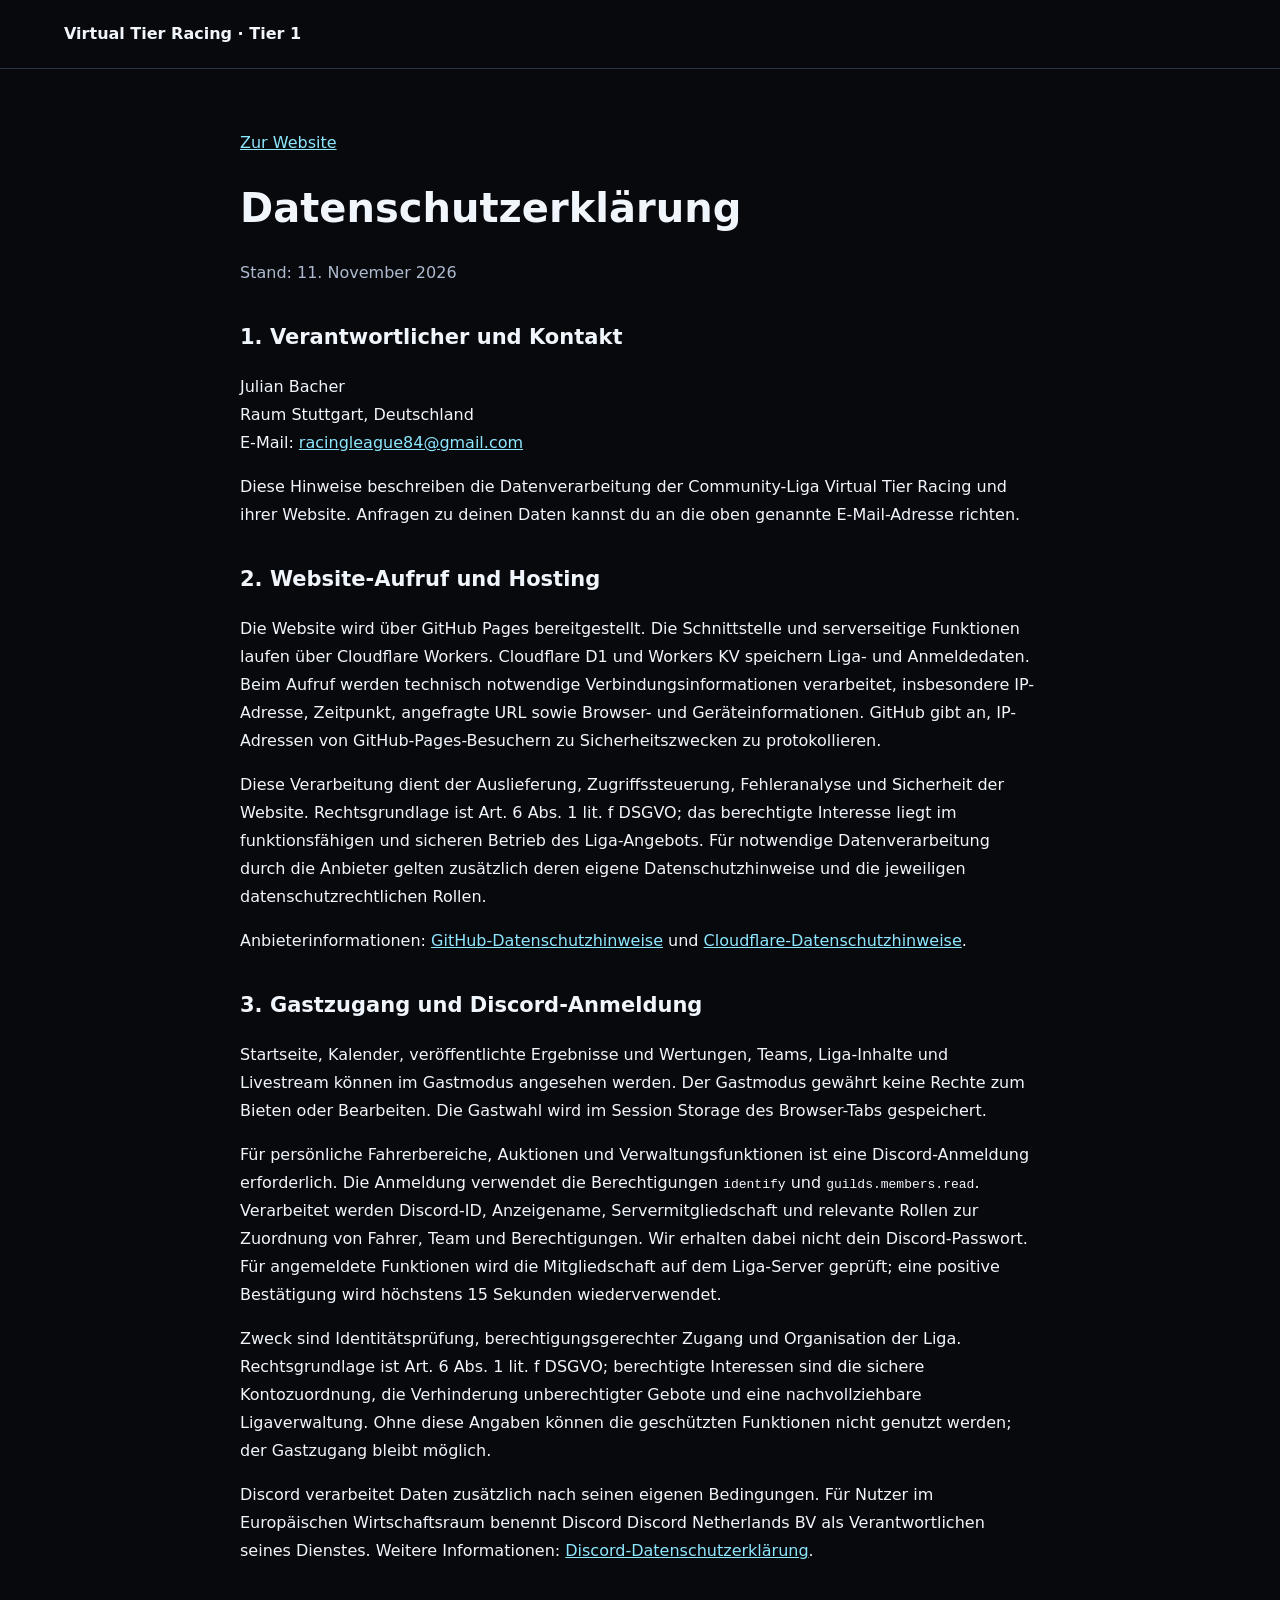
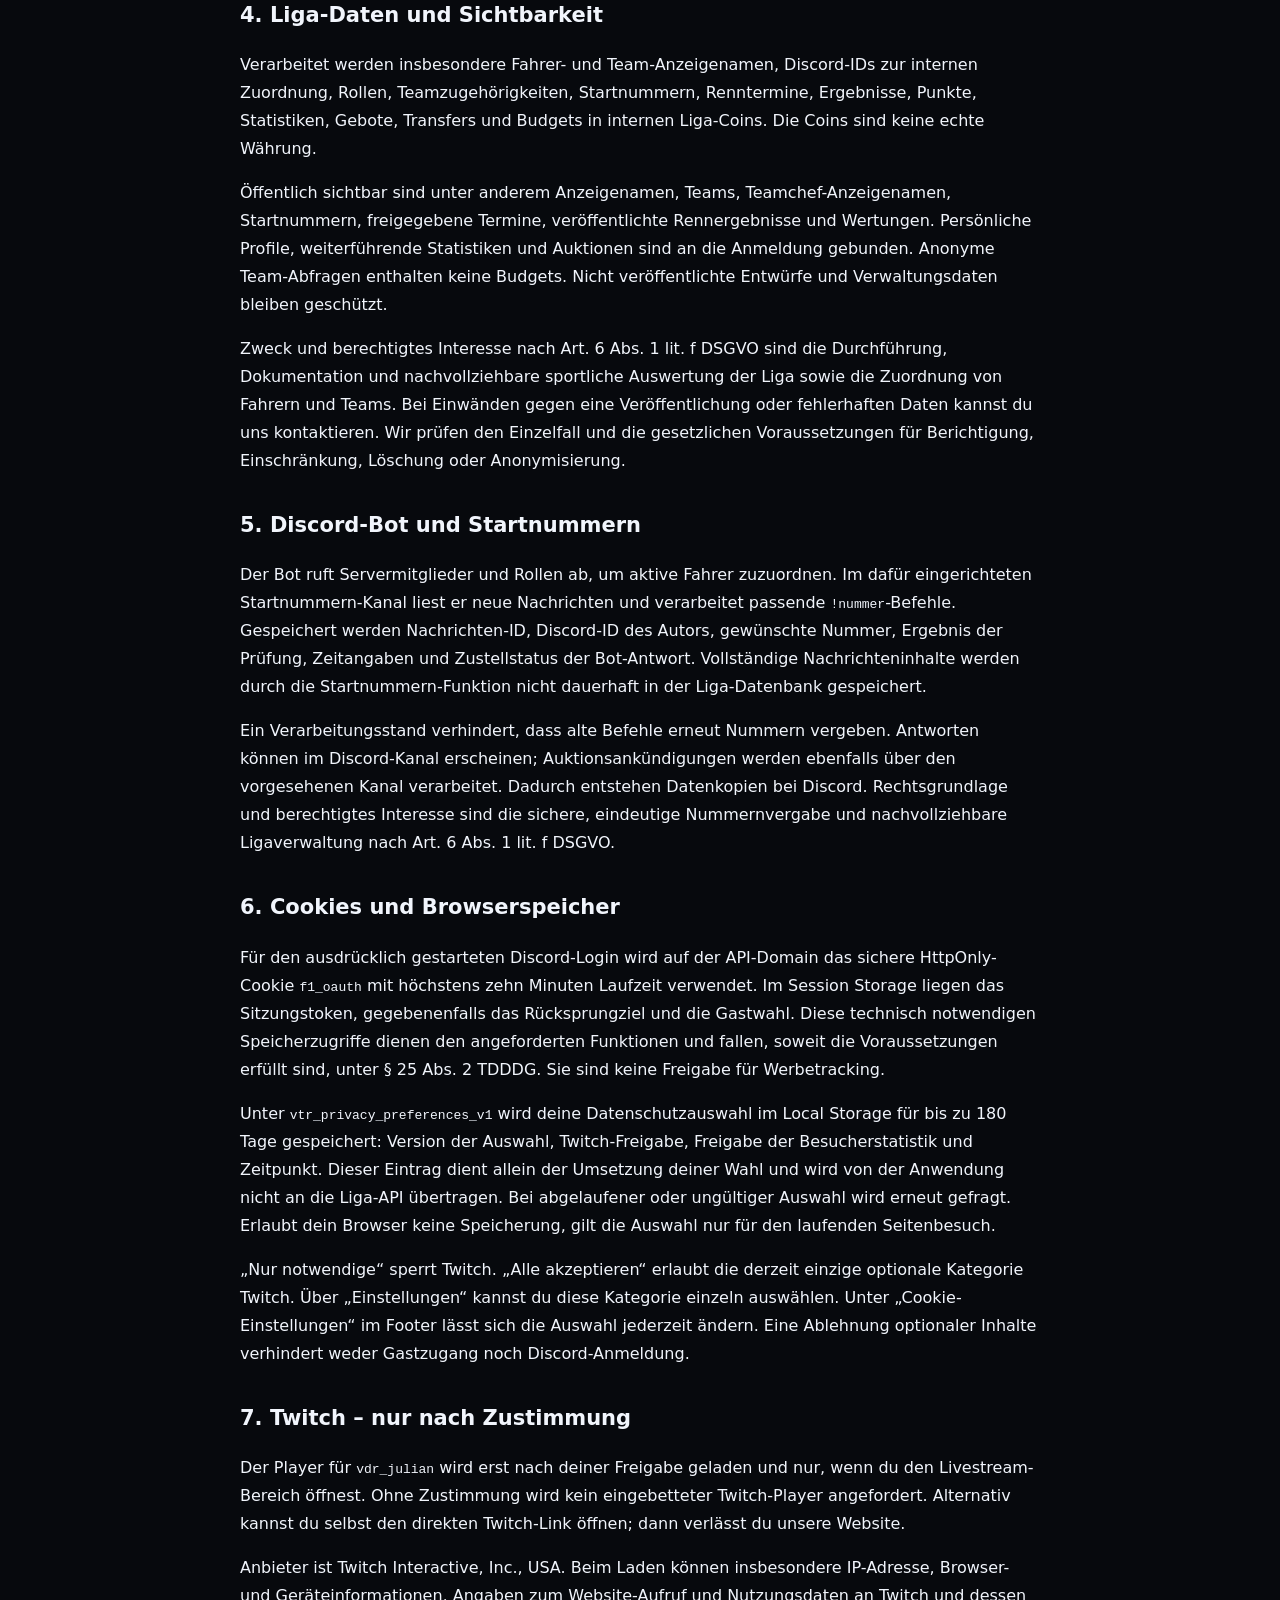
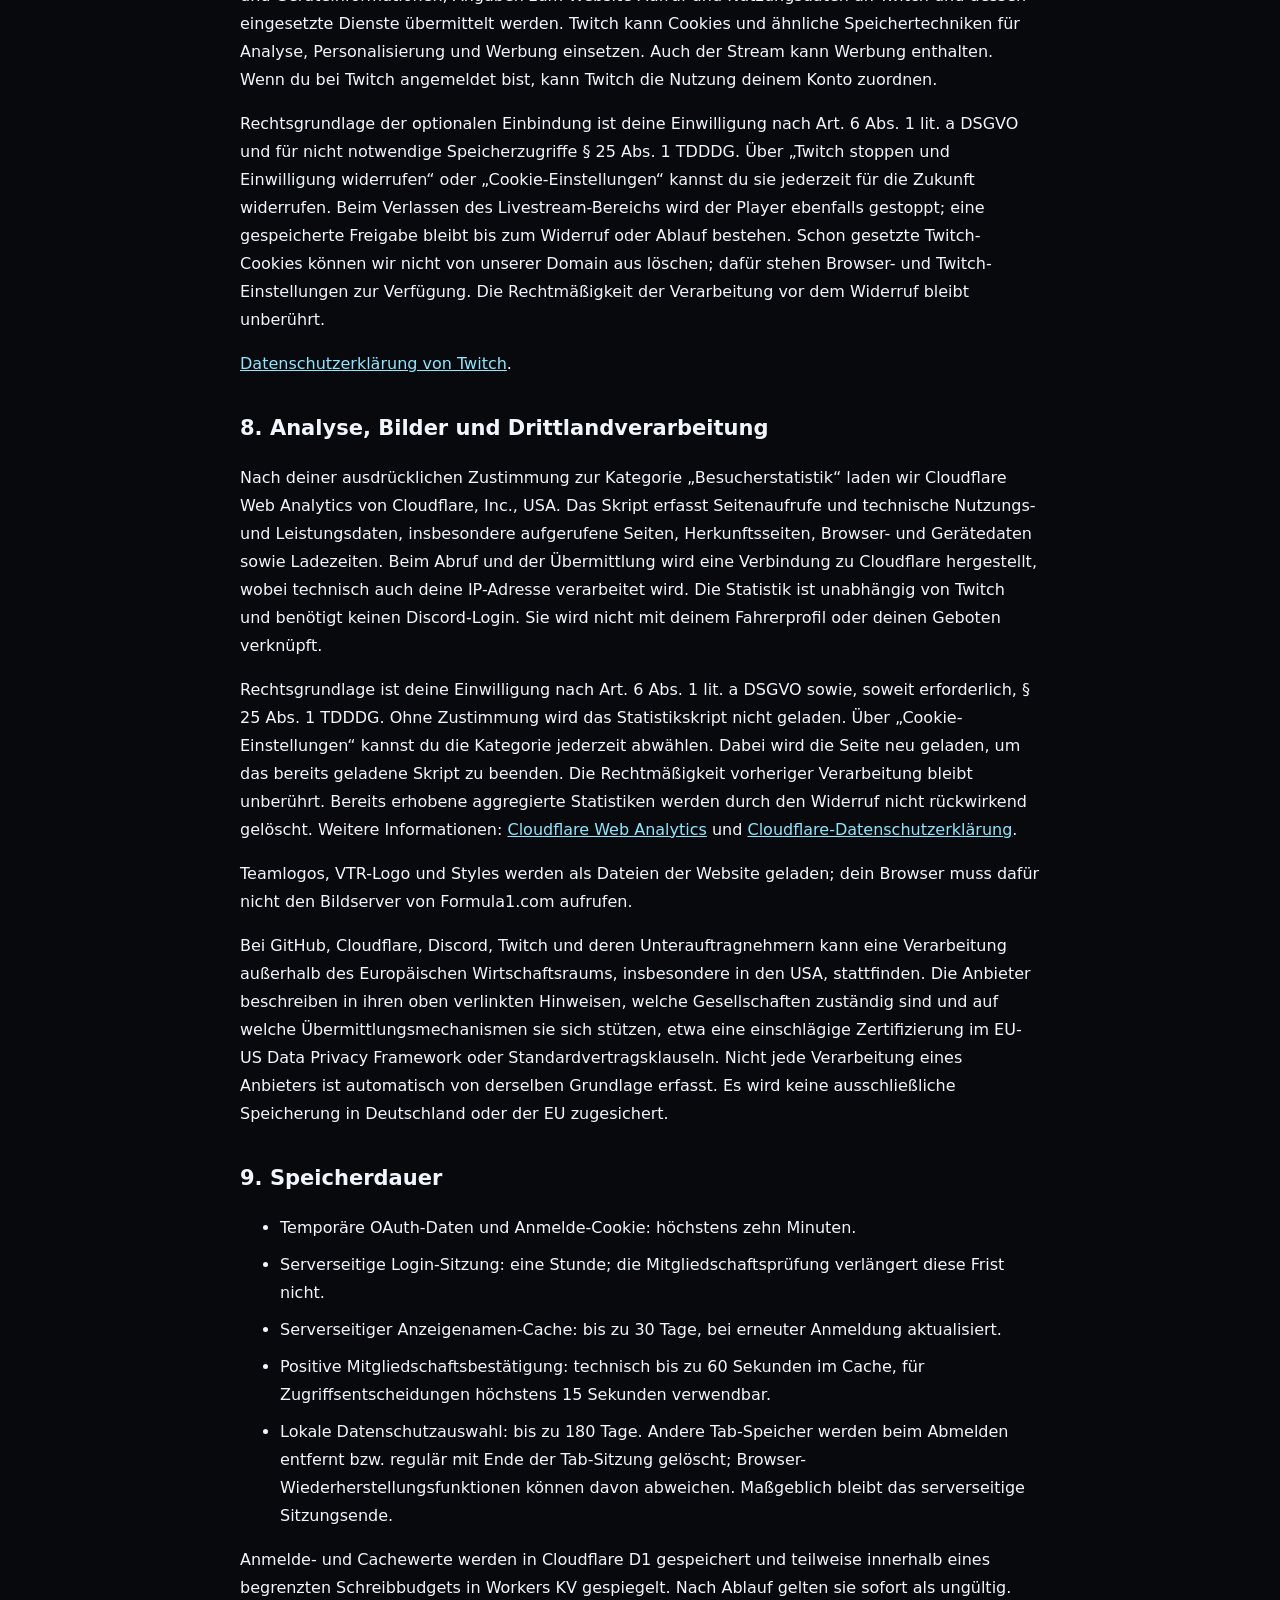
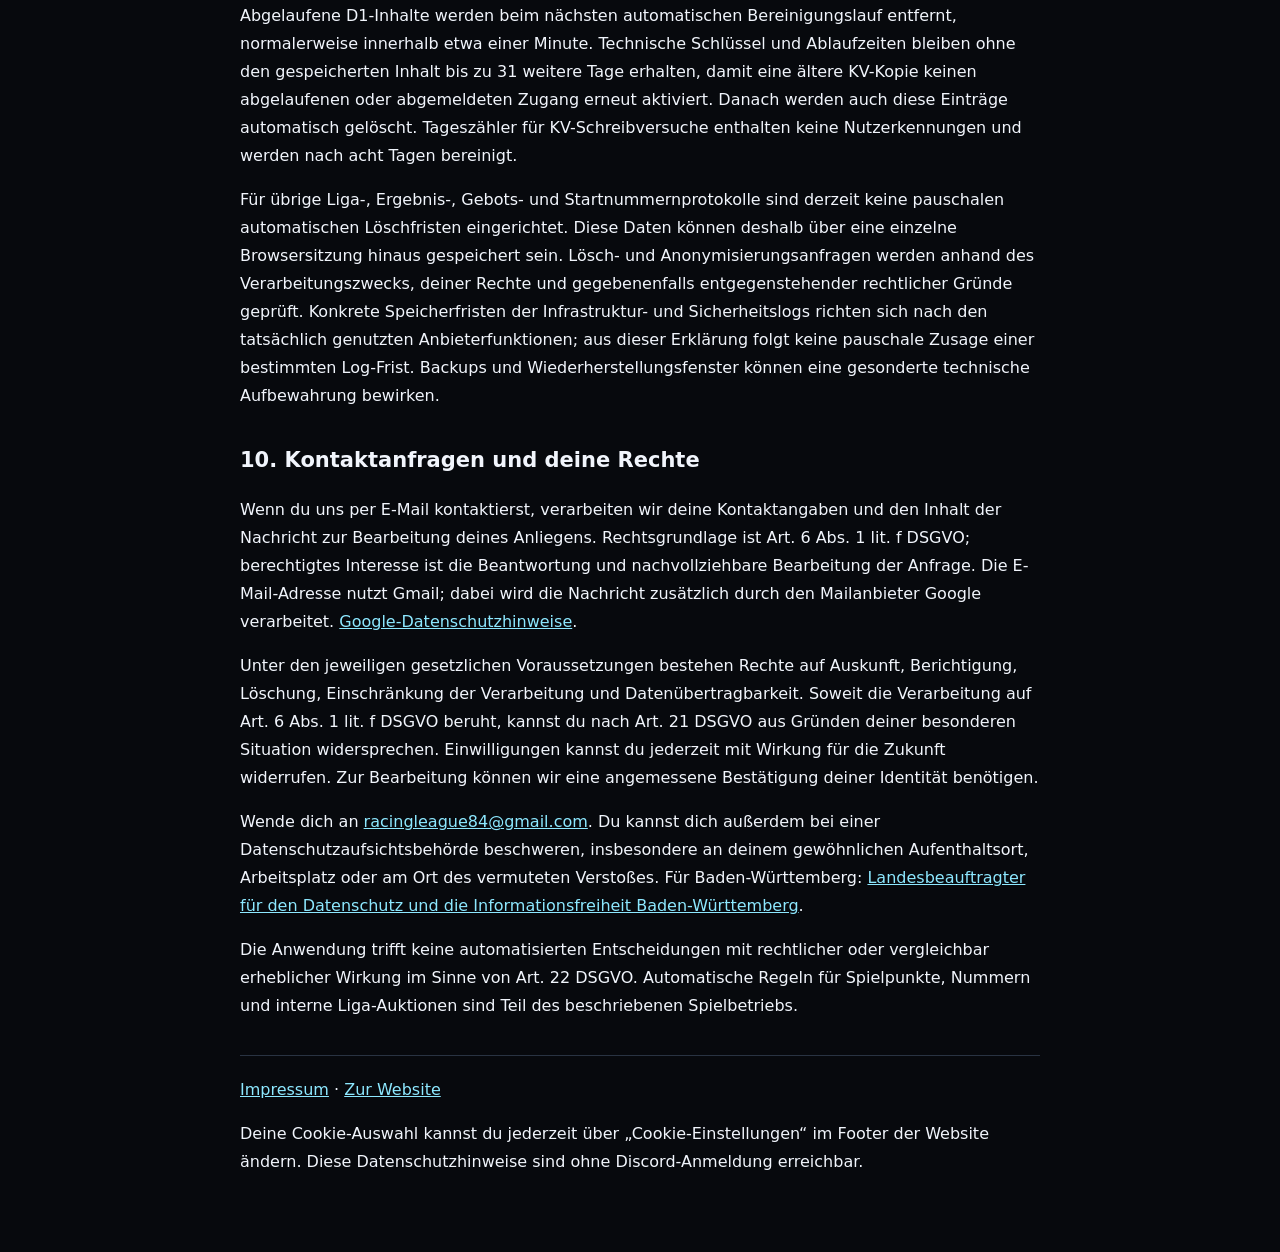
<file: datenschutz.html>
<!doctype html>
<html lang="de"><head><meta charset="utf-8"><meta name="viewport" content="width=device-width,initial-scale=1"><meta name="theme-color" content="#07090d"><title>Datenschutzerklärung | Virtual Tier Racing</title><link rel="icon" href="assets/vtr-logo.jpg" type="image/jpeg"><style>:root{color-scheme:dark;font-family:system-ui,-apple-system,Arial,sans-serif;background:#07090d;color:#f1f5fc}*{box-sizing:border-box}body{margin:0;line-height:1.75;overflow-wrap:anywhere}header{padding:20px 5%;border-bottom:1px solid #293342;font-weight:700}main{max-width:850px;margin:35px auto;padding:25px}h1{font-size:clamp(28px,5vw,40px);line-height:1.2}h2{font-size:21px;margin-top:32px}a{color:#8de8ff;overflow-wrap:anywhere}address{font-style:normal}.muted{color:#aebace}li{margin:9px 0}code{overflow-wrap:anywhere}footer{margin-top:35px;border-top:1px solid #293342;padding-top:20px}a:focus-visible{outline:2px solid #21d4f4;outline-offset:4px}@media(max-width:500px){main{padding:20px;margin:20px auto}}</style></head>
<body><header>Virtual Tier Racing · Tier 1</header><main><a href="./">Zur Website</a><h1>Datenschutzerklärung</h1><p class="muted">Stand: 11. November 2026</p>
<h2>1. Verantwortlicher und Kontakt</h2>
<address>Julian Bacher<br>Raum Stuttgart, Deutschland<br>E-Mail: <a href="mailto:racingleague84@gmail.com">racingleague84@gmail.com</a></address>
<p>Diese Hinweise beschreiben die Datenverarbeitung der Community-Liga Virtual Tier Racing und ihrer Website. Anfragen zu deinen Daten kannst du an die oben genannte E-Mail-Adresse richten.</p>
<h2>2. Website-Aufruf und Hosting</h2>
<p>Die Website wird über GitHub Pages bereitgestellt. Die Schnittstelle und serverseitige Funktionen laufen über Cloudflare Workers. Cloudflare D1 und Workers KV speichern Liga- und Anmeldedaten. Beim Aufruf werden technisch notwendige Verbindungsinformationen verarbeitet, insbesondere IP-Adresse, Zeitpunkt, angefragte URL sowie Browser- und Geräteinformationen. GitHub gibt an, IP-Adressen von GitHub-Pages-Besuchern zu Sicherheitszwecken zu protokollieren.</p>
<p>Diese Verarbeitung dient der Auslieferung, Zugriffssteuerung, Fehleranalyse und Sicherheit der Website. Rechtsgrundlage ist Art. 6 Abs. 1 lit. f DSGVO; das berechtigte Interesse liegt im funktionsfähigen und sicheren Betrieb des Liga-Angebots. Für notwendige Datenverarbeitung durch die Anbieter gelten zusätzlich deren eigene Datenschutzhinweise und die jeweiligen datenschutzrechtlichen Rollen.</p>
<p>Anbieterinformationen: <a href="https://docs.github.com/en/site-policy/privacy-policies/github-general-privacy-statement" target="_blank" rel="noopener noreferrer">GitHub-Datenschutzhinweise</a> und <a href="https://www.cloudflare.com/privacypolicy/" target="_blank" rel="noopener noreferrer">Cloudflare-Datenschutzhinweise</a>.</p>
<h2>3. Gastzugang und Discord-Anmeldung</h2>
<p>Startseite, Kalender, veröffentlichte Ergebnisse und Wertungen, Teams, Liga-Inhalte und Livestream können im Gastmodus angesehen werden. Der Gastmodus gewährt keine Rechte zum Bieten oder Bearbeiten. Die Gastwahl wird im Session Storage des Browser-Tabs gespeichert.</p>
<p>Für persönliche Fahrerbereiche, Auktionen und Verwaltungsfunktionen ist eine Discord-Anmeldung erforderlich. Die Anmeldung verwendet die Berechtigungen <code>identify</code> und <code>guilds.members.read</code>. Verarbeitet werden Discord-ID, Anzeigename, Servermitgliedschaft und relevante Rollen zur Zuordnung von Fahrer, Team und Berechtigungen. Wir erhalten dabei nicht dein Discord-Passwort. Für angemeldete Funktionen wird die Mitgliedschaft auf dem Liga-Server geprüft; eine positive Bestätigung wird höchstens 15 Sekunden wiederverwendet.</p>
<p>Zweck sind Identitätsprüfung, berechtigungsgerechter Zugang und Organisation der Liga. Rechtsgrundlage ist Art. 6 Abs. 1 lit. f DSGVO; berechtigte Interessen sind die sichere Kontozuordnung, die Verhinderung unberechtigter Gebote und eine nachvollziehbare Ligaverwaltung. Ohne diese Angaben können die geschützten Funktionen nicht genutzt werden; der Gastzugang bleibt möglich.</p>
<p>Discord verarbeitet Daten zusätzlich nach seinen eigenen Bedingungen. Für Nutzer im Europäischen Wirtschaftsraum benennt Discord Discord Netherlands BV als Verantwortlichen seines Dienstes. Weitere Informationen: <a href="https://discord.com/privacy" target="_blank" rel="noopener noreferrer">Discord-Datenschutzerklärung</a>.</p>
<h2>4. Liga-Daten und Sichtbarkeit</h2>
<p>Verarbeitet werden insbesondere Fahrer- und Team-Anzeigenamen, Discord-IDs zur internen Zuordnung, Rollen, Teamzugehörigkeiten, Startnummern, Renntermine, Ergebnisse, Punkte, Statistiken, Gebote, Transfers und Budgets in internen Liga-Coins. Die Coins sind keine echte Währung.</p>
<p>Öffentlich sichtbar sind unter anderem Anzeigenamen, Teams, Teamchef-Anzeigenamen, Startnummern, freigegebene Termine, veröffentlichte Rennergebnisse und Wertungen. Persönliche Profile, weiterführende Statistiken und Auktionen sind an die Anmeldung gebunden. Anonyme Team-Abfragen enthalten keine Budgets. Nicht veröffentlichte Entwürfe und Verwaltungsdaten bleiben geschützt.</p>
<p>Zweck und berechtigtes Interesse nach Art. 6 Abs. 1 lit. f DSGVO sind die Durchführung, Dokumentation und nachvollziehbare sportliche Auswertung der Liga sowie die Zuordnung von Fahrern und Teams. Bei Einwänden gegen eine Veröffentlichung oder fehlerhaften Daten kannst du uns kontaktieren. Wir prüfen den Einzelfall und die gesetzlichen Voraussetzungen für Berichtigung, Einschränkung, Löschung oder Anonymisierung.</p>
<h2>5. Discord-Bot und Startnummern</h2>
<p>Der Bot ruft Servermitglieder und Rollen ab, um aktive Fahrer zuzuordnen. Im dafür eingerichteten Startnummern-Kanal liest er neue Nachrichten und verarbeitet passende <code>!nummer</code>-Befehle. Gespeichert werden Nachrichten-ID, Discord-ID des Autors, gewünschte Nummer, Ergebnis der Prüfung, Zeitangaben und Zustellstatus der Bot-Antwort. Vollständige Nachrichteninhalte werden durch die Startnummern-Funktion nicht dauerhaft in der Liga-Datenbank gespeichert.</p>
<p>Ein Verarbeitungsstand verhindert, dass alte Befehle erneut Nummern vergeben. Antworten können im Discord-Kanal erscheinen; Auktionsankündigungen werden ebenfalls über den vorgesehenen Kanal verarbeitet. Dadurch entstehen Datenkopien bei Discord. Rechtsgrundlage und berechtigtes Interesse sind die sichere, eindeutige Nummernvergabe und nachvollziehbare Ligaverwaltung nach Art. 6 Abs. 1 lit. f DSGVO.</p>
<h2>6. Cookies und Browserspeicher</h2>
<p>Für den ausdrücklich gestarteten Discord-Login wird auf der API-Domain das sichere HttpOnly-Cookie <code>f1_oauth</code> mit höchstens zehn Minuten Laufzeit verwendet. Im Session Storage liegen das Sitzungstoken, gegebenenfalls das Rücksprungziel und die Gastwahl. Diese technisch notwendigen Speicherzugriffe dienen den angeforderten Funktionen und fallen, soweit die Voraussetzungen erfüllt sind, unter § 25 Abs. 2 TDDDG. Sie sind keine Freigabe für Werbetracking.</p>
<p>Unter <code>vtr_privacy_preferences_v1</code> wird deine Datenschutzauswahl im Local Storage für bis zu 180 Tage gespeichert: Version der Auswahl, Twitch-Freigabe, Freigabe der Besucherstatistik und Zeitpunkt. Dieser Eintrag dient allein der Umsetzung deiner Wahl und wird von der Anwendung nicht an die Liga-API übertragen. Bei abgelaufener oder ungültiger Auswahl wird erneut gefragt. Erlaubt dein Browser keine Speicherung, gilt die Auswahl nur für den laufenden Seitenbesuch.</p>
<p>„Nur notwendige“ sperrt Twitch. „Alle akzeptieren“ erlaubt die derzeit einzige optionale Kategorie Twitch. Über „Einstellungen“ kannst du diese Kategorie einzeln auswählen. Unter „Cookie-Einstellungen“ im Footer lässt sich die Auswahl jederzeit ändern. Eine Ablehnung optionaler Inhalte verhindert weder Gastzugang noch Discord-Anmeldung.</p>
<h2>7. Twitch – nur nach Zustimmung</h2>
<p>Der Player für <code>vdr_julian</code> wird erst nach deiner Freigabe geladen und nur, wenn du den Livestream-Bereich öffnest. Ohne Zustimmung wird kein eingebetteter Twitch-Player angefordert. Alternativ kannst du selbst den direkten Twitch-Link öffnen; dann verlässt du unsere Website.</p>
<p>Anbieter ist Twitch Interactive, Inc., USA. Beim Laden können insbesondere IP-Adresse, Browser- und Geräteinformationen, Angaben zum Website-Aufruf und Nutzungsdaten an Twitch und dessen eingesetzte Dienste übermittelt werden. Twitch kann Cookies und ähnliche Speichertechniken für Analyse, Personalisierung und Werbung einsetzen. Auch der Stream kann Werbung enthalten. Wenn du bei Twitch angemeldet bist, kann Twitch die Nutzung deinem Konto zuordnen.</p>
<p>Rechtsgrundlage der optionalen Einbindung ist deine Einwilligung nach Art. 6 Abs. 1 lit. a DSGVO und für nicht notwendige Speicherzugriffe § 25 Abs. 1 TDDDG. Über „Twitch stoppen und Einwilligung widerrufen“ oder „Cookie-Einstellungen“ kannst du sie jederzeit für die Zukunft widerrufen. Beim Verlassen des Livestream-Bereichs wird der Player ebenfalls gestoppt; eine gespeicherte Freigabe bleibt bis zum Widerruf oder Ablauf bestehen. Schon gesetzte Twitch-Cookies können wir nicht von unserer Domain aus löschen; dafür stehen Browser- und Twitch-Einstellungen zur Verfügung. Die Rechtmäßigkeit der Verarbeitung vor dem Widerruf bleibt unberührt.</p>
<p><a href="https://legal.twitch.com/de-de/legal/privacy-notice/" target="_blank" rel="noopener noreferrer">Datenschutzerklärung von Twitch</a>.</p>
<h2>8. Analyse, Bilder und Drittlandverarbeitung</h2>
<p>Nach deiner ausdrücklichen Zustimmung zur Kategorie „Besucherstatistik“ laden wir Cloudflare Web Analytics von Cloudflare, Inc., USA. Das Skript erfasst Seitenaufrufe und technische Nutzungs- und Leistungsdaten, insbesondere aufgerufene Seiten, Herkunftsseiten, Browser- und Gerätedaten sowie Ladezeiten. Beim Abruf und der Übermittlung wird eine Verbindung zu Cloudflare hergestellt, wobei technisch auch deine IP-Adresse verarbeitet wird. Die Statistik ist unabhängig von Twitch und benötigt keinen Discord-Login. Sie wird nicht mit deinem Fahrerprofil oder deinen Geboten verknüpft.</p>
<p>Rechtsgrundlage ist deine Einwilligung nach Art. 6 Abs. 1 lit. a DSGVO sowie, soweit erforderlich, § 25 Abs. 1 TDDDG. Ohne Zustimmung wird das Statistikskript nicht geladen. Über „Cookie-Einstellungen“ kannst du die Kategorie jederzeit abwählen. Dabei wird die Seite neu geladen, um das bereits geladene Skript zu beenden. Die Rechtmäßigkeit vorheriger Verarbeitung bleibt unberührt. Bereits erhobene aggregierte Statistiken werden durch den Widerruf nicht rückwirkend gelöscht. Weitere Informationen: <a href="https://www.cloudflare.com/web-analytics/" target="_blank" rel="noopener noreferrer">Cloudflare Web Analytics</a> und <a href="https://www.cloudflare.com/privacypolicy/" target="_blank" rel="noopener noreferrer">Cloudflare-Datenschutzerklärung</a>.</p>
<p>Teamlogos, VTR-Logo und Styles werden als Dateien der Website geladen; dein Browser muss dafür nicht den Bildserver von Formula1.com aufrufen.</p>
<p>Bei GitHub, Cloudflare, Discord, Twitch und deren Unterauftragnehmern kann eine Verarbeitung außerhalb des Europäischen Wirtschaftsraums, insbesondere in den USA, stattfinden. Die Anbieter beschreiben in ihren oben verlinkten Hinweisen, welche Gesellschaften zuständig sind und auf welche Übermittlungsmechanismen sie sich stützen, etwa eine einschlägige Zertifizierung im EU-US Data Privacy Framework oder Standardvertragsklauseln. Nicht jede Verarbeitung eines Anbieters ist automatisch von derselben Grundlage erfasst. Es wird keine ausschließliche Speicherung in Deutschland oder der EU zugesichert.</p>
<h2>9. Speicherdauer</h2>
<ul><li>Temporäre OAuth-Daten und Anmelde-Cookie: höchstens zehn Minuten.</li><li>Serverseitige Login-Sitzung: eine Stunde; die Mitgliedschaftsprüfung verlängert diese Frist nicht.</li><li>Serverseitiger Anzeigenamen-Cache: bis zu 30 Tage, bei erneuter Anmeldung aktualisiert.</li><li>Positive Mitgliedschaftsbestätigung: technisch bis zu 60 Sekunden im Cache, für Zugriffsentscheidungen höchstens 15 Sekunden verwendbar.</li><li>Lokale Datenschutzauswahl: bis zu 180 Tage. Andere Tab-Speicher werden beim Abmelden entfernt bzw. regulär mit Ende der Tab-Sitzung gelöscht; Browser-Wiederherstellungsfunktionen können davon abweichen. Maßgeblich bleibt das serverseitige Sitzungsende.</li></ul>
<p>Anmelde- und Cachewerte werden in Cloudflare D1 gespeichert und teilweise innerhalb eines begrenzten Schreibbudgets in Workers KV gespiegelt. Nach Ablauf gelten sie sofort als ungültig. Abgelaufene D1-Inhalte werden beim nächsten automatischen Bereinigungslauf entfernt, normalerweise innerhalb etwa einer Minute. Technische Schlüssel und Ablaufzeiten bleiben ohne den gespeicherten Inhalt bis zu 31 weitere Tage erhalten, damit eine ältere KV-Kopie keinen abgelaufenen oder abgemeldeten Zugang erneut aktiviert. Danach werden auch diese Einträge automatisch gelöscht. Tageszähler für KV-Schreibversuche enthalten keine Nutzerkennungen und werden nach acht Tagen bereinigt.</p>
<p>Für übrige Liga-, Ergebnis-, Gebots- und Startnummernprotokolle sind derzeit keine pauschalen automatischen Löschfristen eingerichtet. Diese Daten können deshalb über eine einzelne Browsersitzung hinaus gespeichert sein. Lösch- und Anonymisierungsanfragen werden anhand des Verarbeitungszwecks, deiner Rechte und gegebenenfalls entgegenstehender rechtlicher Gründe geprüft. Konkrete Speicherfristen der Infrastruktur- und Sicherheitslogs richten sich nach den tatsächlich genutzten Anbieterfunktionen; aus dieser Erklärung folgt keine pauschale Zusage einer bestimmten Log-Frist. Backups und Wiederherstellungsfenster können eine gesonderte technische Aufbewahrung bewirken.</p>
<h2>10. Kontaktanfragen und deine Rechte</h2>
<p>Wenn du uns per E-Mail kontaktierst, verarbeiten wir deine Kontaktangaben und den Inhalt der Nachricht zur Bearbeitung deines Anliegens. Rechtsgrundlage ist Art. 6 Abs. 1 lit. f DSGVO; berechtigtes Interesse ist die Beantwortung und nachvollziehbare Bearbeitung der Anfrage. Die E-Mail-Adresse nutzt Gmail; dabei wird die Nachricht zusätzlich durch den Mailanbieter Google verarbeitet. <a href="https://policies.google.com/privacy?hl=de" target="_blank" rel="noopener noreferrer">Google-Datenschutzhinweise</a>.</p>
<p>Unter den jeweiligen gesetzlichen Voraussetzungen bestehen Rechte auf Auskunft, Berichtigung, Löschung, Einschränkung der Verarbeitung und Datenübertragbarkeit. Soweit die Verarbeitung auf Art. 6 Abs. 1 lit. f DSGVO beruht, kannst du nach Art. 21 DSGVO aus Gründen deiner besonderen Situation widersprechen. Einwilligungen kannst du jederzeit mit Wirkung für die Zukunft widerrufen. Zur Bearbeitung können wir eine angemessene Bestätigung deiner Identität benötigen.</p>
<p>Wende dich an <a href="mailto:racingleague84@gmail.com">racingleague84@gmail.com</a>. Du kannst dich außerdem bei einer Datenschutzaufsichtsbehörde beschweren, insbesondere an deinem gewöhnlichen Aufenthaltsort, Arbeitsplatz oder am Ort des vermuteten Verstoßes. Für Baden-Württemberg: <a href="https://www.baden-wuerttemberg.datenschutz.de/" target="_blank" rel="noopener noreferrer">Landesbeauftragter für den Datenschutz und die Informationsfreiheit Baden-Württemberg</a>.</p>
<p>Die Anwendung trifft keine automatisierten Entscheidungen mit rechtlicher oder vergleichbar erheblicher Wirkung im Sinne von Art. 22 DSGVO. Automatische Regeln für Spielpunkte, Nummern und interne Liga-Auktionen sind Teil des beschriebenen Spielbetriebs.</p>
<footer><a href="impressum.html">Impressum</a> · <a href="./">Zur Website</a><p>Deine Cookie-Auswahl kannst du jederzeit über „Cookie-Einstellungen“ im Footer der Website ändern. Diese Datenschutzhinweise sind ohne Discord-Anmeldung erreichbar.</p></footer></main></body></html>
</file>
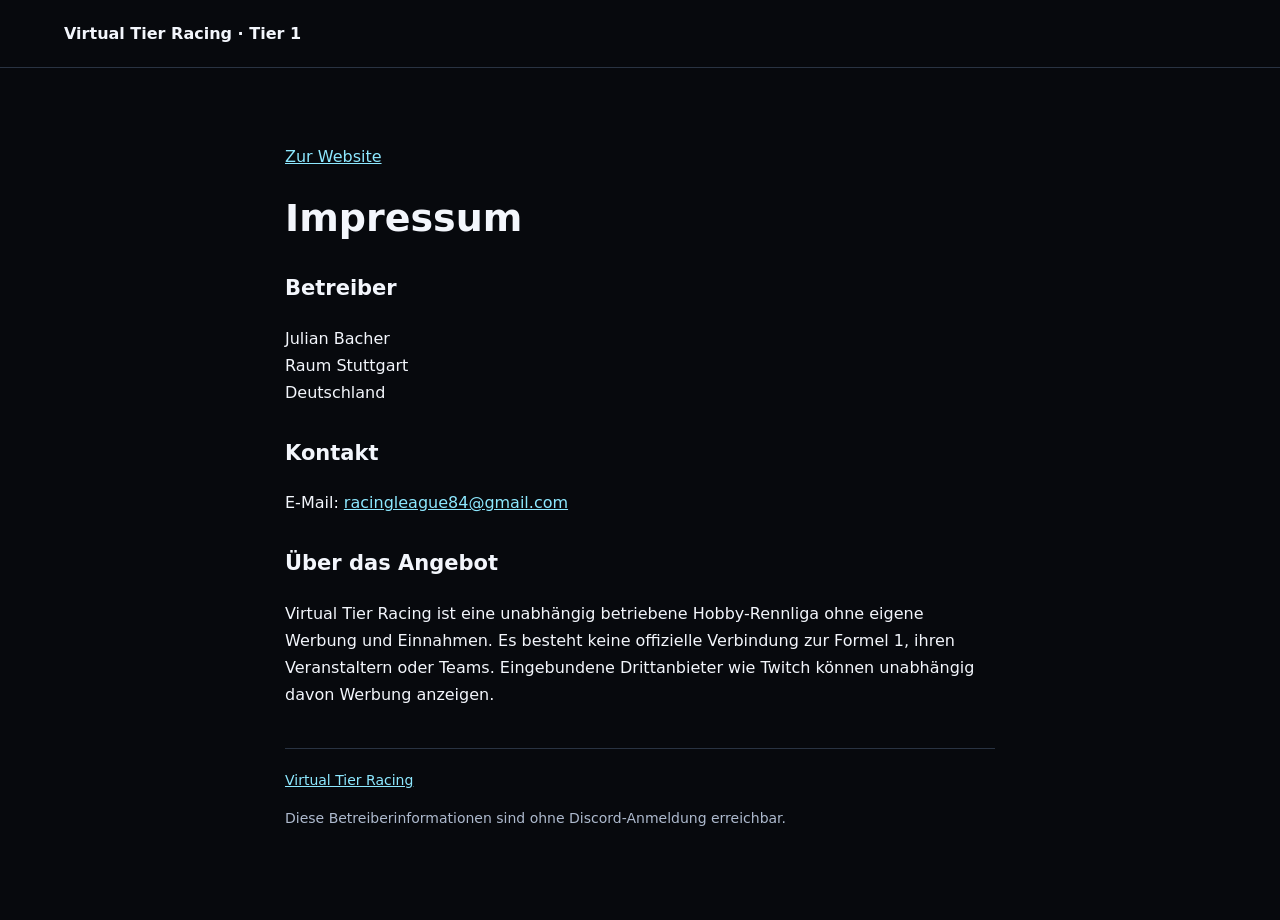
<file: impressum.html>
<!doctype html>
<html lang="de"><head><meta charset="utf-8"><meta name="viewport" content="width=device-width, initial-scale=1"><meta name="robots" content="noindex,follow"><meta name="theme-color" content="#07090d"><title>Impressum | Virtual Tier Racing</title><link rel="icon" href="assets/vtr-logo.jpg" type="image/jpeg"><style>
:root{color-scheme:dark;font-family:system-ui,-apple-system,Arial,sans-serif;background:#07090d;color:#f3f6fc}*{box-sizing:border-box}body{margin:0;line-height:1.7}main{max-width:760px;margin:50px auto;padding:25px}h1{font-size:38px;line-height:1.2}h2{font-size:21px;margin-top:30px}a{color:#8de8ff}address{font-style:normal}.notice{padding:18px;border:1px solid #8a7448;background:#242019;color:#f3dfb1;margin:25px 0}header{border-bottom:1px solid #293342;padding:20px 5%;font-weight:700}footer{margin-top:40px;padding-top:20px;border-top:1px solid #293342;font-size:14px}.muted{color:#aebace}a:focus-visible{outline:2px solid #21d4f4;outline-offset:4px}@media(max-width:500px){main{margin:20px auto;padding:20px}h1{font-size:32px}}</style></head>
<body><header>Virtual Tier Racing · Tier 1</header><main><a href="./">Zur Website</a><h1>Impressum</h1>
<h2>Betreiber</h2><address>Julian Bacher<br>Raum Stuttgart<br>Deutschland</address>
<h2>Kontakt</h2><p>E-Mail: <a href="mailto:racingleague84@gmail.com">racingleague84@gmail.com</a></p>
<h2>Über das Angebot</h2><p>Virtual Tier Racing ist eine unabhängig betriebene Hobby-Rennliga ohne eigene Werbung und Einnahmen. Es besteht keine offizielle Verbindung zur Formel 1, ihren Veranstaltern oder Teams. Eingebundene Drittanbieter wie Twitch können unabhängig davon Werbung anzeigen.</p>
<footer><a href="./">Virtual Tier Racing</a><p class="muted">Diese Betreiberinformationen sind ohne Discord-Anmeldung erreichbar.</p></footer></main></body></html>
</file>
<file: assets/vtr-brand.css>
/* VTR identity: the supplied logo stays unchanged; object-fit frames its mark. */
:root{--bg:#07090d;--surface:#10141b;--surface2:#171c27;--stroke:#282e3a;--text:#f4f6fb;--muted:#a9b1c2;--accent:#21d4f4;--red:#21d4f4;--vtr-gradient:linear-gradient(105deg,#00deee 0%,#087cf7 44%,#6028ff 72%,#d600ed 100%)}
body{background:var(--bg);color:var(--text)}
.sidebar{background:#000;border-bottom-color:#222936;padding-top:15px;padding-bottom:15px}
.sidebar .brand{gap:14px;letter-spacing:0;font-style:normal}
.sidebar .brand .brand-logo{display:block;width:138px;height:43px;overflow:hidden;flex-shrink:0;background:#000}
.brand-logo img,.login-logo img{width:100%;height:100%;object-fit:cover;object-position:50% 48%;display:block}
.sidebar .brand .brand-name{font-size:9px;letter-spacing:1.15px;color:#bbc3d3;border-left:1px solid #323849;padding-left:14px;line-height:1.8}
.brand small{color:var(--accent);font-size:9px;letter-spacing:2px}
.nav-link{color:#b1bacb;font-size:12px}.nav-link:hover{background:#121722;color:#fff}.nav-link.active{border-bottom-color:var(--accent);color:#fff}
.top-heading{color:#8c98b0;font-size:10px;letter-spacing:2px}
.hero.dashboard-hero{background:#000;border:1px solid #262f41;min-height:490px}
.hero.dashboard-hero:after{background:repeating-linear-gradient(125deg,transparent 0 45px,#6886cb12 46px 47px);opacity:.65}
.hero.dashboard-hero h1{color:#f3f6ff;font-size:clamp(48px,5.5vw,78px);font-weight:850;line-height:.98}
.hero.dashboard-hero h1 em{background:var(--vtr-gradient);background-clip:text;-webkit-background-clip:text;color:transparent;font-style:italic}
.hero.dashboard-hero .eyebrow{color:#9cacc9;letter-spacing:2.3px}
.hero.dashboard-hero p{color:#aab5ca}.race-preview{border-top:0;position:relative;padding-top:30px}.race-preview:before{content:'';position:absolute;top:0;left:0;right:0;height:3px;background:var(--vtr-gradient)}
.race-preview h2{font-weight:600}.season-label{border-color:#2b3342;color:#8e9db8}.season-label strong{color:#ecf1fc}
.portal-button,button:not(.outline):not(.secondary){background:var(--accent);color:#06121a;border-color:var(--accent)}
.portal-button{border-radius:2px;font-weight:650}.portal-button.outline{background:transparent;color:#e9effb;border-color:#46536d}.portal-button.outline:hover{border-color:#91a8d3;background:#101722}
.outline,.secondary{color:#dce6fa;border-color:#364158}.secondary{background:#202a3d}.outline:hover:not(:disabled){background:#151d2b;border-color:#64769a}
button:focus-visible,a:focus-visible{outline-color:var(--accent)}input:focus,select:focus,textarea:focus{outline:2px solid #21d4f459;border-color:var(--accent)}
.card{background:#10141b;border-color:#293142}.card h2,.card h3{color:#edf2ff}.muted{color:var(--muted)}
#publicDashboard .standings-grid .card{border-top:2px solid #257fe9}#publicDashboard .standings-grid .card:nth-child(2){border-top-color:#9551ef}
.news-grid article{background:#10141b;border-top-color:#7d43e9}.section:before{background:var(--accent)}
.guest-login-panel{background:#0b0f16;border-color:#29354d;border-top:2px solid #6b44ee}
.login-logo{display:block;width:220px;height:76px;margin:0 0 26px;overflow:hidden;background:#000;border-radius:3px}
#login{background:#21d4f4;color:#06121a;font-weight:650}#guestContinue{border-color:#3d4c69;color:#cad5e9}
#driverDialog,#raceDialog{background:#0e131d;border-color:#303f59;border-top-color:var(--accent)}
#auctionPage .auction-overview{background:#101722;border-color:#30466a}#auctionPage .bid-primary{background:var(--accent);color:#05141b}.bid-warning,#auctionTimer.is-expired{color:#ff7b8b!important}.outbid-alert{background:#301824;border-left-color:#ff6d88}
footer{display:flex;align-items:center;justify-content:center;gap:18px;background:#000;color:#92a0ba;border-top-color:#232b39}footer .footer-logo{width:70px;height:27px;overflow:hidden;display:block}footer img{width:100%;height:100%;object-fit:cover;object-position:50% 48%}
@media(max-width:1100px){.sidebar .brand .brand-logo{width:120px;height:39px}.sidebar .brand .brand-name{font-size:8px;padding-left:11px}.sidebar nav{gap:0}.nav-link{font-size:11px}}
@media(max-width:1000px){.hero.dashboard-hero h1{font-size:66px}}
@media(max-width:760px){.sidebar{padding:13px 20px}.sidebar .brand{gap:10px}.sidebar .brand .brand-logo{width:105px;height:36px}.sidebar .brand .brand-name{font-size:8px;letter-spacing:.7px}.brand small{font-size:8px}.menu-toggle{font-size:12px}.sidebar nav .nav-link{font-size:13px}.hero.dashboard-hero{min-height:0}.hero.dashboard-hero h1{font-size:48px}.race-preview{margin-top:15px}.login-logo{width:190px;height:65px}footer{gap:12px;font-size:11px}}
@media(max-width:360px){.sidebar .brand .brand-name{font-size:7px;padding-left:8px}.sidebar .brand .brand-logo{width:88px;height:31px}.sidebar .brand{gap:6px}.sidebar{padding:12px 16px}.hero.dashboard-hero h1{font-size:42px}.menu-toggle{padding:8px 10px}}
@media(prefers-reduced-motion:reduce){*{transition:none!important}}


/* Driver statistics: personal season overview and compact race history. */
#ownStatistics{padding:28px;margin-bottom:36px;border-radius:8px;background:linear-gradient(125deg,#142130 0%,#10141b 48%,#181326 100%);position:relative;overflow:hidden}
#ownStatistics:before{content:'';position:absolute;inset:0 0 auto;height:3px;background:var(--vtr-gradient)}
.stats-personal-header{display:flex;justify-content:space-between;align-items:center;gap:24px;margin-bottom:26px}.stats-identity{min-width:0}.stats-eyebrow{color:#86dff1;font-size:10px;letter-spacing:1.8px;text-transform:uppercase;margin:0 0 9px;line-height:1.6}
#ownStatistics .stats-identity h3{font-size:clamp(25px,3vw,38px);font-weight:750;letter-spacing:-.8px;margin:0;overflow-wrap:anywhere;line-height:1.15}.stats-team{font-size:13px;color:#b6c3d6;margin:9px 0 0;line-height:1.5}
.stats-number{font-size:clamp(40px,6vw,72px);font-weight:850;font-style:italic;letter-spacing:-3px;line-height:1;color:#71ddf5;flex-shrink:0;font-variant-numeric:tabular-nums}
#ownStatistics .driver-stat-grid,.driver-statistics .driver-stat-grid{grid-template-columns:repeat(4,minmax(0,1fr));gap:12px;margin:0 0 20px}
#ownStatistics .driver-stat,.driver-statistics .driver-stat{background:#080d15a6;border:1px solid #2c3749;border-radius:5px;padding:18px;min-width:0}
#ownStatistics .driver-stat dt,.driver-statistics .driver-stat dt{font-size:11px;color:#b3bfd2;letter-spacing:.2px;line-height:1.5}
#ownStatistics .driver-stat dd,.driver-statistics .driver-stat dd{font-size:32px;font-weight:750;margin:8px 0 0;line-height:1.1;color:#f6f8ff;letter-spacing:-.8px;overflow-wrap:anywhere}
#ownStatistics .driver-stat-grid .driver-stat:first-child,.driver-statistics .driver-stat-grid .driver-stat:first-child{border-color:#30758b;background:#10283480}
#ownStatistics .driver-stat-grid .driver-stat:first-child dd,.driver-statistics .driver-stat-grid .driver-stat:first-child dd{color:#79e8f7}
.stats-detail-grid{display:grid;grid-template-columns:repeat(4,minmax(0,1fr));gap:18px;margin:0;padding:0 0 18px;border-bottom:1px solid #2a3444}
#ownStatistics .stats-detail-grid .driver-stat,.driver-statistics .stats-detail-grid .driver-stat{border:0;border-radius:0;padding:0;background:none}
#ownStatistics .stats-detail-grid dd,.driver-statistics .stats-detail-grid dd{font-size:21px;letter-spacing:-.3px;margin-top:6px}
.stats-statuses{display:flex;flex-wrap:wrap;gap:8px 22px;margin:16px 0 7px;font-size:12px;line-height:1.6;color:#a9b7cc}.stats-statuses strong{color:#ecf1fa;font-weight:600;margin-right:3px}
.stats-note{font-size:11px;color:#9eacc1;line-height:1.6;margin:0}.stats-details{margin-bottom:25px}
.stats-recent{padding-top:22px;border-top:1px solid #2a3444}.stats-recent-heading{display:flex;justify-content:space-between;align-items:baseline;gap:12px;margin-bottom:14px}.stats-recent-heading h4{font-size:15px;font-weight:650;margin:0;color:#eff4fc}
.stats-race-list{list-style:none;margin:0;padding:0}.stats-race-row{display:flex;align-items:center;gap:14px;padding:15px 0;border-bottom:1px solid #283142}.stats-race-row:last-child{border-bottom:0}
.stats-finish{display:flex;align-items:center;justify-content:center;min-width:48px;height:44px;border:1px solid #364257;background:#182131;border-radius:4px;color:#e2eafa;font-size:16px;font-weight:750;font-variant-numeric:tabular-nums}.stats-finish-podium{color:#7de7f6;border-color:#317184;background:#112b36}
.stats-race-name{min-width:0;flex:1}.stats-race-name h4{font-size:14px;font-weight:600;margin:0 0 4px;overflow-wrap:anywhere;line-height:1.5}.stats-race-name p{font-size:11px;color:#a7b5c9;line-height:1.6;margin:0;overflow-wrap:anywhere}
.stats-race-points{display:flex;flex-direction:column;align-items:flex-end;min-width:42px;gap:3px}.stats-race-points strong{font-size:21px;font-weight:700;font-variant-numeric:tabular-nums;color:#f0f6ff}.stats-race-points span{font-size:10px;color:#9fafc6}
.stats-personal-footer{display:flex;justify-content:space-between;align-items:center;gap:18px;margin-top:20px;padding-top:20px;border-top:1px solid #2a3444}.stats-personal-footer button{flex-shrink:0;font-size:12px;padding:11px 15px}
.stats-empty{padding:20px;border:1px dashed #3b4960;border-radius:5px;background:#0a111b80;color:#b3c0d4;font-size:13px;line-height:1.8;margin:0}.stats-all-title{font-size:18px;margin:0 0 16px;font-weight:650}
.driver-statistics{margin-top:26px}.driver-statistics>h3{font-size:16px;margin-bottom:18px}.driver-statistics .stats-race-name h4{font-size:13px}
@media(max-width:640px){#ownStatistics{padding:21px 17px}.stats-personal-header{gap:12px;margin-bottom:22px}.stats-number{font-size:46px;letter-spacing:-2px}.stats-eyebrow{font-size:9px;letter-spacing:1.2px}#ownStatistics .stats-identity h3{font-size:25px}#ownStatistics .driver-stat-grid,.driver-statistics .driver-stat-grid{grid-template-columns:repeat(2,minmax(0,1fr));gap:10px}#ownStatistics .driver-stat,.driver-statistics .driver-stat{padding:15px}#ownStatistics .driver-stat dd,.driver-statistics .driver-stat dd{font-size:28px}.stats-detail-grid{grid-template-columns:repeat(2,minmax(0,1fr));gap:18px 14px}.stats-personal-footer{align-items:stretch;flex-direction:column;gap:12px}.stats-personal-footer button{width:100%}.stats-recent-heading{align-items:flex-start;flex-direction:column;gap:4px}.stats-race-row{gap:10px}.stats-finish{min-width:42px;height:40px;font-size:14px}.stats-race-points strong{font-size:19px}.stats-race-name h4{font-size:13px}.stats-statuses{gap:6px 14px}}


/* Race preview, championship progression and driver comparison. */
.hero.dashboard-hero .next-race-countdown{color:#76e6f5;font-size:21px;font-weight:650;letter-spacing:-.4px;margin:20px 0 12px}.next-race-link{color:#becce2;text-decoration:none;font-size:12px;border-bottom:1px solid #485974;padding-bottom:5px;display:inline-block}.next-race-link:hover{color:#79e8f6;border-color:#79e8f6}
.wm-chart{margin:26px 0;padding:22px 0;border-top:1px solid #2c3749;border-bottom:1px solid #2c3749;min-width:0}.wm-chart h4{font-size:15px;font-weight:650;margin:0}.wm-chart-header{display:flex;justify-content:space-between;align-items:center;gap:16px;margin-bottom:16px}.wm-chart-controls{display:flex;gap:5px}.wm-chart-controls button{font-size:11px;padding:8px 12px;min-height:35px}.wm-chart-controls button[aria-pressed=true]{background:#17313d;color:#8cebf6;border-color:#39849a}.wm-chart-legend{display:flex;flex-wrap:wrap;gap:12px 22px;font-size:12px;margin-bottom:10px}.wm-chart-legend span{overflow-wrap:anywhere}.wm-chart-legend span:before{content:'';display:inline-block;width:15px;height:3px;background:currentColor;vertical-align:middle;margin-right:7px}.wm-series-0{color:#69dff3}.wm-series-1{color:#e6a0ff}.wm-chart-plot svg{display:block;width:100%;height:auto;min-height:160px;overflow:visible}.wm-line{stroke-width:3;stroke:currentColor;stroke-linecap:round;stroke-linejoin:round;vector-effect:non-scaling-stroke}.wm-line.wm-series-1{stroke-dasharray:7 5}.wm-dot{stroke:#111923;stroke-width:2;fill:currentColor}.wm-dot:hover,.wm-dot:focus{r:8;stroke:#fff;outline:none}.wm-gridline{stroke:#2b3647;stroke-dasharray:3 5}.wm-axis{fill:#a8b8cc;font-size:11px;font-family:inherit}.wm-chart-readout{min-height:2.8em;line-height:1.6;font-size:12px;color:#c4d2e6;margin:6px 0 12px;overflow-wrap:anywhere}.wm-chart-data{margin-top:16px;min-width:0}.wm-chart-data summary{cursor:pointer;font-size:12px;color:#bdcce1;padding:8px 0}.wm-chart-data .race-table-wrap{margin-top:10px}.driver-comparison{padding:26px;margin-bottom:30px}.driver-comparison>h3{font-size:24px;margin:6px 0 12px;letter-spacing:-.5px}.comparison-form{display:grid;grid-template-columns:1fr 1fr auto;align-items:end;gap:12px;margin:22px 0 14px}.comparison-form label{font-size:12px;color:#bac8dd;display:flex;flex-direction:column;gap:8px;min-width:0}.comparison-form select{width:100%;min-width:0;box-sizing:border-box;padding:12px;background:#0a1019;color:#f0f5ff;border:1px solid #374760;font:inherit}.comparison-form button{min-height:43px;font-size:12px;padding:11px 18px}.comparison-metrics{margin:24px 0 10px}.comparison-metric{display:grid;grid-template-columns:1fr 1fr 1fr;gap:16px;padding:13px 0;border-bottom:1px solid #293447;font-size:13px;align-items:center}.comparison-metric>span{color:#aebdd2}.comparison-metric strong{text-align:center;overflow-wrap:anywhere;font-weight:600}.comparison-metric .comparison-better{color:#83e6f3;background:#12323f;border-radius:3px;justify-self:center;padding:4px 10px}.comparison-names{background:#111c2b;padding:16px 12px;font-size:12px;border-bottom:1px solid #3b4960}.comparison-duel h4{font-size:17px;margin:0 0 14px}.comparison-duel>p:not(.stats-note){font-size:17px;font-weight:650;line-height:1.6;overflow-wrap:anywhere}.comparison-duel .stats-note{margin-bottom:18px}
@media(max-width:640px){.driver-comparison{padding:22px 17px}.comparison-form{grid-template-columns:1fr;gap:14px}.comparison-form button{width:100%}.wm-chart{padding:20px 0}.wm-chart-header{align-items:flex-start;flex-wrap:wrap;gap:12px}.wm-chart-controls button{padding:8px 10px}.wm-chart-legend{font-size:11px}.wm-chart-plot svg{min-height:130px}.comparison-metric{font-size:12px;gap:8px}.comparison-names{padding:13px 7px;font-size:11px}.comparison-metric .comparison-better{padding:3px 6px}.hero.dashboard-hero .next-race-countdown{font-size:20px}}


/* VTR auction cockpit: driver hero, budget, bidding and live activity. */
#auctionPage{position:relative;isolation:isolate;padding-bottom:10px}#auctionPage:before{content:'';position:absolute;z-index:-1;inset:-28px -26px 0;background:radial-gradient(ellipse at 5% 20%,#07344855,transparent 50%),radial-gradient(ellipse at 98% 80%,#461a602e,transparent 50%),repeating-linear-gradient(132deg,transparent 0 100px,#7894be06 101px 102px);pointer-events:none;border-radius:12px}
#auctionPage .auction-page-header{display:flex;align-items:center;justify-content:space-between;gap:20px;margin:12px 0 26px}#auctionPage .auction-page-header h2{font-size:clamp(28px,3.4vw,43px);line-height:1.05;text-transform:uppercase;font-weight:900;font-style:italic;letter-spacing:-1.2px;margin:10px 0 0;color:#f5f8ff}#auctionPage .auction-page-header h2:before{content:'//';display:inline-block;color:#32d8f0;letter-spacing:-5px;font-style:italic;margin-right:22px}
#auctionPage .auction-eyebrow{font-size:10px;line-height:1.5;letter-spacing:2px;text-transform:uppercase;color:#9fb5cc;font-weight:600;margin:0}#auctionPage .auction-status-badge{display:inline-flex;align-items:center;gap:8px;flex-shrink:0;padding:10px 17px;border:1px solid #3bd9ed;border-radius:8px 3px;color:#8eeefa;background:#0e2c3580;font-size:13px;font-weight:850;font-style:italic;letter-spacing:1px;box-shadow:0 0 24px #10a7d01a}#auctionPage .auction-status-badge:before{content:'';width:7px;height:7px;border-radius:50%;background:currentColor;box-shadow:0 0 9px currentColor}#auctionPage .auction-status-badge.is-paused{color:#9dacbf;border-color:#3c495d;background:#151d29;box-shadow:none}#auctionPage .auction-status-badge.is-paused:before{box-shadow:none}
#auctionPage .auction-card{display:grid;grid-template-columns:minmax(0,1.8fr) minmax(300px,1fr);grid-template-areas:'overview side' 'bidding side' 'activity activity';gap:20px;padding:0;border:0;border-radius:0;background:none;overflow:visible}#auctionPage .auction-card:after{display:none}
#auctionPage .auction-overview,#auctionPage .auction-budget-panel,#auctionPage .bid-history,#auctionPage .auction-bidding,#auctionPage .auction-activity,#auctionPage .auction-empty{border:1px solid #334155;background:linear-gradient(120deg,#151e2bdf,#0b111a 70%);border-radius:13px 5px;box-shadow:inset 0 1px 0 #c5e4ff08;min-width:0;box-sizing:border-box}
#auctionPage .auction-overview{grid-area:overview;position:relative;min-height:398px;padding:34px 25px 22px;overflow:hidden;border-color:#32657a;background:linear-gradient(108deg,#123b50a8 0%,#111d2be6 37%,#0c111c 80%)}#auctionPage .auction-overview:before{content:'';position:absolute;left:-52px;top:0;width:210px;height:110%;transform:skewX(-26deg);background:linear-gradient(180deg,#0ec9ed4d,#384ff12e 58%,#b22bdf1a);border-right:1px solid #2de8ff3b;box-shadow:36px 0 0 #3d83e517;pointer-events:none}
#auctionPage .auction-driver-art{position:absolute;left:-32px;bottom:0;width:330px;height:100%;max-height:450px;pointer-events:none;overflow:hidden}#auctionPage .auction-driver-art img{display:block;width:100%;height:100%;object-fit:cover;object-position:50% 0;filter:drop-shadow(10px 5px 16px #0008)}#auctionPage .auction-driver-identity{position:relative;z-index:1;margin-left:220px;min-width:0}#auctionPage .auction-live-label{font-size:11px;line-height:1.5;color:#a5c3d8;letter-spacing:1.8px;font-style:italic;text-transform:uppercase}
#auctionPage .auction-card h3.auction-driver-title{margin:13px 0 9px;font-size:clamp(26px,3vw,43px);line-height:1.05;letter-spacing:-1px;font-weight:900;font-style:italic;text-transform:uppercase;min-height:1.1em}#auctionPage .auction-driver-title .driver-link{display:inline;color:#f4f9ff;background:none;border:0;padding:0;border-radius:0;font:inherit;line-height:inherit;text-align:left;overflow-wrap:anywhere;min-height:0}#auctionPage .auction-driver-title .driver-link:hover{color:#9debf8;text-decoration:none}#auctionPage .auction-driver-title .racing-number{display:inline-block;background:#0b3448;border:1px solid #366d83;color:#8ee9f6;font-size:13px;font-weight:700;font-style:normal;vertical-align:middle;padding:4px 7px;letter-spacing:0;margin-right:8px;transform:translateY(-3px)}
#auctionPage .auction-starting-price{font-size:11px;line-height:1.6;color:#9cb0c8;margin:10px 0 20px}#auctionPage .auction-key-metrics{display:grid;grid-template-columns:1.2fr 1fr;gap:12px;margin-top:18px}#auctionPage .auction-highest,#auctionPage .auction-leader{display:flex;flex-direction:column;justify-content:center;gap:7px;padding:14px 12px;margin:0;border:1px solid #3b4a5e;border-radius:8px 3px;background:linear-gradient(125deg,#24324660,#0a101ad9);min-width:0;box-sizing:border-box}#auctionPage .auction-key-metrics span{font-size:9px;font-weight:500;font-style:italic;color:#aabccf;text-transform:uppercase;letter-spacing:.5px}#auctionPage .auction-highest strong{font-size:clamp(20px,2.1vw,28px);font-weight:850;letter-spacing:-.8px;font-style:italic;color:#f5f9ff;line-height:1.15;overflow-wrap:anywhere}#auctionPage .auction-highest small{font-size:8px;color:#8eabc1;text-transform:uppercase;letter-spacing:1.2px}#auctionPage .auction-leader strong{font-size:19px;font-style:italic;font-weight:700;line-height:1.25;overflow-wrap:anywhere;color:#dfeeff}
#auctionPage .auction-clock{position:relative;z-index:2;display:flex;align-items:center;gap:25px;padding:15px 19px;margin:30px 0 0;border:1px solid #36657d;border-radius:9px 3px;background:linear-gradient(100deg,#102332f2,#0a111cf5);box-shadow:0 -12px 35px #08111b69}#auctionPage .auction-clock-text{flex-shrink:0;min-width:94px}#auctionPage .auction-clock-label{font-size:10px;font-style:italic;text-transform:uppercase;letter-spacing:1px;color:#a4c3d6}#auctionPage #auctionTimer{font-size:35px;font-weight:850;font-style:italic;letter-spacing:-1px;line-height:1.1;color:#f2faff;margin:5px 0 0}#auctionPage #auctionTimer.is-expired{font-size:16px;letter-spacing:0;max-width:210px;line-height:1.4}#auctionPage .auction-time-bar{display:block;flex:1;min-width:0;width:100%;height:12px;border:0;border-radius:30px;overflow:hidden;background:#263348;accent-color:#2dd8f0}#auctionPage .auction-time-bar::-webkit-progress-bar{background:linear-gradient(#243246,#162130);border-radius:30px}#auctionPage .auction-time-bar::-webkit-progress-value{background:var(--vtr-gradient);border-radius:30px;box-shadow:0 0 14px #25e6ff55;transition:width .5s linear}#auctionPage .auction-time-bar::-moz-progress-bar{background:var(--vtr-gradient);border-radius:30px}#auctionPage .auction-clock.is-critical{border-color:#aa64cc;background:linear-gradient(100deg,#28162af2,#0a111cf5)}#auctionPage .auction-clock.is-critical #auctionTimer{color:#edbcff}
#auctionPage .auction-side{grid-area:side;min-width:0;display:flex;flex-direction:column;gap:20px}#auctionPage .auction-budget-panel{padding:22px 25px;position:relative;overflow:hidden;background:linear-gradient(130deg,#1b2536,#10121e);border-color:#42506b}#auctionPage .auction-budget-panel:after{content:'';position:absolute;bottom:0;right:0;width:90px;height:3px;background:var(--vtr-gradient)}#auctionPage .auction-budget-value{display:block;font-size:clamp(25px,3vw,39px);font-weight:850;font-style:italic;letter-spacing:-1px;line-height:1.2;margin:9px 0 6px;font-variant-numeric:tabular-nums;overflow-wrap:anywhere}#auctionPage .auction-budget{margin:0;color:#9eb5cc;font-size:11px;line-height:1.6}
#auctionPage .bid-history{padding:23px 18px;grid-column:auto;background:linear-gradient(140deg,#182131,#0a1019);flex:1}#auctionPage .bid-history h4{font-size:17px;font-weight:850;font-style:italic;text-transform:uppercase;letter-spacing:.2px;margin:0 0 7px}#auctionPage .auction-history-note{font-size:10px;color:#90a5bd;margin:0 0 17px}#auctionPage .bid-history-list{max-height:490px;padding-right:3px;scrollbar-width:thin;scrollbar-color:#3b536b transparent}#auctionPage .bid-history-row{display:grid;grid-template-columns:minmax(0,1fr) auto;gap:7px 9px;padding:12px 12px 11px 16px;margin:0 0 8px;border:1px solid #324056;border-left:3px solid var(--bid-color);border-radius:6px 2px;background:linear-gradient(100deg,#21304780,#0b121c);font-size:12px;position:relative}#auctionPage .bid-history-row.is-leading{background:linear-gradient(110deg,#16425594,#142137);border-color:#397b90;border-left-color:var(--bid-color)}#auctionPage .bid-team-name{font-weight:650;color:#e1eafa;overflow-wrap:anywhere}#auctionPage .bid-history-row strong{font-size:14px;font-style:italic;font-weight:750;letter-spacing:-.3px;color:#f4f8ff;font-variant-numeric:tabular-nums}#auctionPage .bid-history-row time{grid-column:1/-1;font-size:9px;color:#9db0c8}
#auctionPage .auction-bidding{grid-area:bidding;display:grid;grid-template-columns:minmax(0,1.1fr) minmax(0,1fr);gap:0 18px;padding:23px 25px;border-left:1px solid #334155;background:linear-gradient(120deg,#131d2c,#0b111a)}#auctionPage .auction-bidding>h4{grid-column:1/-1;font-size:17px;font-weight:800;font-style:italic;text-transform:uppercase;letter-spacing:.5px;margin:0 0 18px}#auctionPage .bid-amount-label{grid-column:1;grid-row:2;font-size:10px;margin:0 0 8px;color:#9cb2ca}#auctionPage .bid-controls{grid-column:1;grid-row:3;grid-template-columns:40px minmax(0,1fr) 40px;gap:4px;padding:7px;border-radius:6px;background:#1b293a;border-color:#405771;align-self:start}#auctionPage .bid-controls button{min-width:36px;min-height:45px;font-size:23px;background:#142030;border-color:#3b526c}#auctionPage .bid-controls strong{font-size:23px;font-weight:750;letter-spacing:-.5px}#auctionPage .bid-controls strong span{font-size:8px}#auctionPage .bid-shortcuts{grid-column:1;grid-row:4;margin:10px 0 0;gap:7px}#auctionPage .bid-shortcuts button{background:#122336;color:#c5def1;border-color:#385573;min-height:32px;font-size:10px;padding:7px 8px}#auctionPage .bid-budget-preview{grid-column:2;grid-row:2;align-self:start;font-size:10px;margin:0 0 8px;line-height:1.5;color:#a7bfd5}#auctionPage .auction-card #bidButton{grid-column:2;grid-row:3;align-self:stretch;max-width:none;font-size:13px;font-weight:750;line-height:1.4;padding:12px;border-radius:7px 2px;border-color:#58d5ea;background:linear-gradient(105deg,#31dbea,#41bdf2);box-shadow:0 4px 18px #0dc9ee13;letter-spacing:-.1px}#auctionPage .bid-step-note{grid-column:2;grid-row:4;font-size:9px;line-height:1.6;margin:10px 0 0}#auctionPage .bid-warning{grid-column:1/-1;margin:15px 0 0}#auctionPage .auction-rule{grid-column:1/-1;font-size:10px;color:#90a6c0;line-height:1.6;margin:17px 0 0;padding-top:12px;border-top:1px solid #2c394d}#auctionPage .bid-leading{grid-column:1/-1;margin:0;padding:16px 18px;border:1px solid #367b74;border-left:3px solid #6cdbc1;border-radius:5px;background:#11312d55}#auctionPage .bid-leading h4{font-size:18px;font-weight:700;margin:0 0 8px;color:#91f1d6}#auctionPage .bid-leading strong{font-size:26px}#auctionPage .bid-leading p,#auctionPage .auction-spectator{font-size:12px;line-height:1.7;margin:9px 0 0;color:#abc1d4}#auctionPage .auction-spectator{grid-column:1/-1}
#auctionPage .auction-activity{grid-area:activity;padding:20px 24px;background:linear-gradient(110deg,#14233380,#0b101a)}#auctionPage .auction-activity-header{display:flex;align-items:center;justify-content:space-between;gap:16px;margin-bottom:14px}#auctionPage .auction-activity-header h4{font-size:16px;font-style:italic;font-weight:800;text-transform:uppercase;margin:0}#auctionPage .auction-activity-header>span{font-size:10px;color:#8aa5bf}#auctionPage .auction-activity-row{display:grid;grid-template-columns:50px minmax(0,1fr);gap:14px;padding:9px 0;border-top:1px solid #27344a;font-size:12px;line-height:1.5}#auctionPage .auction-activity-row time{color:#91a7c1;font-size:10px;align-self:center}#auctionPage .auction-activity-row>span{border-left:3px solid var(--bid-color);padding-left:13px;color:#d0e2f4;overflow-wrap:anywhere}
#auctionPage .auction-empty{display:grid;grid-template-columns:240px minmax(0,1fr);padding:38px 35px 28px;min-height:420px;position:relative;overflow:hidden;background:linear-gradient(115deg,#12364c,#111a2a 42%,#10101f)}#auctionPage .auction-empty .auction-driver-art{width:280px;height:330px;top:0;bottom:auto;left:-18px}#auctionPage .auction-empty-copy{grid-column:2;z-index:1;padding:20px 0 35px}#auctionPage .auction-empty h3{font-size:clamp(25px,3.5vw,42px);font-style:italic;font-weight:900;line-height:1.1;letter-spacing:-1px;margin:15px 0}#auctionPage .auction-empty-copy>p:last-child{font-size:13px;max-width:490px;line-height:1.8}#auctionPage .auction-empty-roster{grid-column:1/-1;z-index:1;border-top:1px solid #3b536a;padding-top:22px}#auctionPage .auction-empty-roster h4{font-size:12px;text-transform:uppercase;letter-spacing:1px;font-weight:650;margin:0 0 14px;color:#afc9e1}#auctionPage .auction-driver-chips{display:flex;flex-wrap:wrap;gap:9px}#auctionPage .auction-driver-chips .driver-link{background:#12273c;border:1px solid #3d617e;border-radius:4px;font-size:12px;color:#d8e9f8;padding:8px 10px}
@media(max-width:1150px){#auctionPage .auction-card{grid-template-columns:minmax(0,1.6fr) minmax(270px,1fr)}#auctionPage .auction-driver-art{width:270px;left:-50px}#auctionPage .auction-driver-identity{margin-left:155px}#auctionPage .auction-key-metrics{grid-template-columns:1fr}#auctionPage .auction-overview{min-height:470px}#auctionPage .auction-bidding{grid-template-columns:1fr}#auctionPage .bid-amount-label,#auctionPage .bid-controls,#auctionPage .bid-shortcuts,#auctionPage .bid-budget-preview,#auctionPage .auction-card #bidButton,#auctionPage .bid-step-note{grid-column:1;grid-row:auto}#auctionPage .bid-budget-preview{margin:14px 0}#auctionPage .bid-step-note{margin-top:12px}}
@media(max-width:850px){#auctionPage .auction-card{grid-template-columns:minmax(0,1fr);grid-template-areas:'overview' 'bidding' 'side' 'activity'}#auctionPage .auction-overview{min-height:365px}#auctionPage .auction-driver-art{width:310px;left:-30px}#auctionPage .auction-driver-identity{margin-left:210px}#auctionPage .auction-key-metrics{grid-template-columns:1.1fr 1fr}#auctionPage .auction-side{display:grid;grid-template-columns:minmax(0,1fr) minmax(0,1.5fr);align-items:start}#auctionPage .bid-history-list{max-height:300px}#auctionPage .auction-page-header h2{font-size:33px}#auctionPage .auction-budget-value{font-size:30px}}
@media(max-width:560px){#auctionPage .auction-page-header{gap:12px;margin-bottom:20px}#auctionPage .auction-page-header h2{font-size:26px;letter-spacing:-.8px}#auctionPage .auction-page-header h2:before{margin-right:12px;font-size:24px}#auctionPage .auction-eyebrow{font-size:8px;letter-spacing:1.3px}#auctionPage .auction-status-badge{font-size:10px;padding:8px 10px;gap:6px}#auctionPage .auction-card{gap:15px}#auctionPage .auction-overview{min-height:370px;padding:24px 17px 17px}#auctionPage .auction-driver-art{width:235px;height:300px;left:-54px;top:15px;bottom:auto}#auctionPage .auction-driver-identity{margin-left:108px;min-height:230px}#auctionPage .auction-live-label{font-size:8px;letter-spacing:1px}#auctionPage .auction-card h3.auction-driver-title{font-size:25px;line-height:1.12;margin:10px 0}#auctionPage .auction-driver-title .racing-number{font-size:10px;padding:3px 5px;margin-right:5px;transform:none}#auctionPage .auction-starting-price{font-size:9px;margin-bottom:13px}#auctionPage .auction-key-metrics{grid-template-columns:minmax(0,1fr);gap:7px;margin-top:12px}#auctionPage .auction-highest,#auctionPage .auction-leader{padding:10px;gap:5px}#auctionPage .auction-highest strong{font-size:23px}#auctionPage .auction-leader strong{font-size:15px}#auctionPage .auction-key-metrics span{font-size:8px}#auctionPage .auction-clock{gap:15px;margin-top:22px;padding:13px 15px}#auctionPage #auctionTimer{font-size:32px}#auctionPage .auction-clock-text{min-width:85px}#auctionPage .auction-side{grid-template-columns:minmax(0,1fr);gap:15px}#auctionPage .auction-budget-panel{padding:20px}#auctionPage .auction-budget-value{font-size:34px}#auctionPage .auction-bidding{padding:22px 18px}#auctionPage .bid-controls strong{font-size:26px}#auctionPage .auction-card #bidButton{min-height:52px;font-size:14px}#auctionPage .bid-history{padding:22px 17px}#auctionPage .bid-history-list{max-height:340px}#auctionPage .auction-activity{padding:20px 17px}#auctionPage .auction-activity-header{align-items:flex-start;flex-direction:column;gap:7px}#auctionPage .auction-activity-row{font-size:11px;gap:8px;grid-template-columns:42px minmax(0,1fr)}#auctionPage .auction-empty{padding:23px 17px;grid-template-columns:95px minmax(0,1fr);min-height:400px}#auctionPage .auction-empty .auction-driver-art{width:190px;left:-63px;top:20px;height:265px}#auctionPage .auction-empty-copy{padding:8px 0 25px}#auctionPage .auction-empty h3{font-size:26px}#auctionPage .auction-empty-copy>p:last-child{font-size:12px}#auctionPage .auction-empty-roster{padding-top:20px}#auctionPage .auction-driver-chips .driver-link{font-size:11px}#auctionPage .auction-empty-roster h4{font-size:10px}}
@media(max-width:760px){#auctionPage:before{inset:-18px -12px 0}#auctionPage .auction-page-header>div{min-width:0}#auctionPage .auction-page-header h2{overflow-wrap:anywhere}}
@media(max-width:360px){#auctionPage .auction-page-header h2{font-size:23px}#auctionPage .auction-page-header h2:before{margin-right:9px;font-size:21px}#auctionPage .auction-status-badge{font-size:9px;padding:7px 8px}#auctionPage .auction-driver-identity{margin-left:88px}#auctionPage .auction-driver-art{left:-70px}#auctionPage .auction-card h3.auction-driver-title{font-size:23px}}
#auctionPage .bid-controls button{color:#b5e7f5}#auctionPage .bid-controls button:disabled{opacity:.4}


/* Bidding: one amount selector, one review action, explicit confirmation. */
#auctionPage .auction-bidding{display:flex;flex-direction:column;padding:25px 28px;gap:0}#auctionPage .auction-bidding>h4{font-size:19px;margin-bottom:22px}#auctionPage .bid-amount-label{display:flex;align-items:baseline;justify-content:space-between;gap:12px;font-size:11px;color:#c2d6e8;line-height:1.6;margin:0 0 10px}#auctionPage .bid-minimum{font-size:10px;color:#8ea9c2;text-align:right}#auctionPage .bid-controls{display:grid;grid-template-columns:54px minmax(0,1fr) 54px;gap:10px;align-self:stretch;margin:0;padding:14px 12px;border:1px solid #426078;border-radius:8px;background:linear-gradient(110deg,#0a1421,#172638)}#auctionPage .bid-controls button{height:58px;min-height:58px;border:1px solid #47667f;border-radius:5px;background:#182c40;color:#9ae9f7;font-size:28px}#auctionPage .bid-controls button:hover:not(:disabled){background:#25445d;border-color:#7cd5e9}#auctionPage .bid-controls strong{font-size:35px;font-weight:800;letter-spacing:-1px;line-height:1.1;color:#f0f7ff}#auctionPage .bid-controls strong span{font-size:9px;color:#8eb0c9;letter-spacing:2px;margin-top:5px}#auctionPage .bid-shortcuts{display:flex;justify-content:flex-end;gap:8px;margin:10px 0 0}#auctionPage .bid-shortcuts button{flex:0 1 auto;min-height:32px;padding:7px 13px;border-radius:4px;font-size:10px;color:#bdd9ec;background:transparent;border-color:#344c64}#auctionPage .bid-budget-preview{display:flex;align-items:baseline;justify-content:space-between;gap:14px;font-size:11px;line-height:1.6;margin:20px 0;padding:14px 0;border-top:1px solid #2e4257;border-bottom:1px solid #2e4257;color:#93acc4}#auctionPage .bid-budget-preview strong{font-size:14px;font-weight:600;color:#d4e8f8;font-variant-numeric:tabular-nums;text-align:right}#auctionPage .auction-card #bidButton{display:flex;align-items:center;justify-content:space-between;gap:20px;width:100%;min-height:76px;max-width:none;padding:17px 21px;border-radius:7px;background:linear-gradient(105deg,#123b50,#1a2e4d 65%,#302147);border:1px solid #4aadc1;color:#eefaff;box-shadow:inset 3px 0 0 #41d4e8;letter-spacing:0;text-align:left;transition:background .15s,border-color .15s}#auctionPage .auction-card #bidButton:hover:not(:disabled){background:linear-gradient(105deg,#18536b,#233e62 65%,#44265b);border-color:#78ddeb}#auctionPage .bid-button-copy{display:flex;flex-direction:column;gap:5px;min-width:0}#auctionPage .bid-button-copy strong{font-size:18px;font-weight:750;letter-spacing:-.3px;color:#f0faff}#auctionPage .bid-button-copy small{font-size:10px;font-weight:400;color:#a9c9de;line-height:1.5;overflow-wrap:anywhere}#auctionPage .bid-button-arrow{display:flex;align-items:center;justify-content:center;width:36px;height:36px;border:1px solid #59849b;border-radius:50%;color:#8ee9f5;font-size:23px;flex-shrink:0}#auctionPage .bid-step-note{font-size:10px;line-height:1.6;text-align:center;margin:12px 0 0;color:#8ba6be}#auctionPage .bid-warning{margin-top:12px}#auctionPage .auction-rule{font-size:10px;margin-top:19px}
/* A compact direct action keeps the auction visible. */
#auctionPage .auction-card #bidButton{display:inline-flex;align-items:center;justify-content:center;align-self:flex-end;width:auto;max-width:100%;min-height:44px;padding:12px 22px;border-radius:5px;border:1px solid #60d6e7;background:#29c7de;color:#06151d;box-shadow:none;text-align:center;font-size:13px;font-weight:750;line-height:1.4;letter-spacing:0}
#auctionPage .auction-card #bidButton:hover:not(:disabled){background:#63dfed;border-color:#8bf2fa}#auctionPage .bid-step-note{text-align:right;font-size:9px;margin-top:10px}
@media(max-width:560px){#auctionPage .auction-bidding{padding:22px 18px}#auctionPage .bid-controls{grid-template-columns:42px minmax(0,1fr) 42px;gap:7px;padding:12px 9px}#auctionPage .bid-controls button{height:50px;min-height:50px}#auctionPage .bid-controls strong{font-size:29px}#auctionPage .bid-amount-label{font-size:10px;gap:8px}#auctionPage .bid-minimum{font-size:9px}#auctionPage .bid-budget-preview{align-items:flex-start;font-size:10px;gap:12px}#auctionPage .bid-budget-preview strong{font-size:12px}#auctionPage .auction-card #bidButton{width:auto;min-height:44px;padding:12px 20px;font-size:13px}}
</file>
